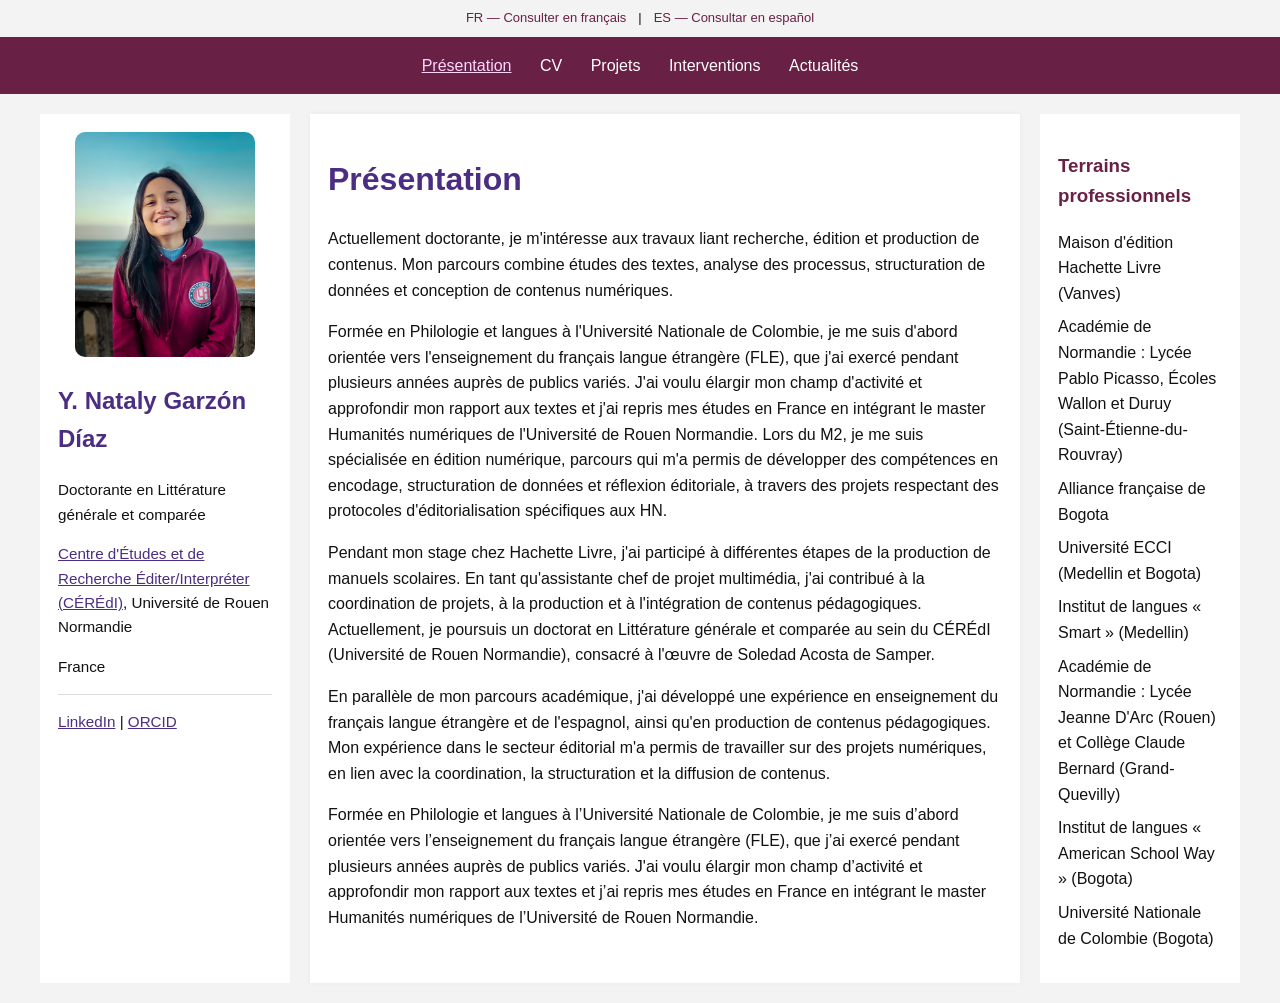
<file: index.html>
<!DOCTYPE html>
<html lang="fr">
<head>
<meta charset="UTF-8">
<meta name="viewport" content="width=device-width, initial-scale=1.0">
  <title>Présentation – Y. Nataly Garzón Díaz</title>
<link rel="stylesheet" href="style.css">
</head>
  
<body>
<header>
  <div class="lang-switch">
  <a href="/index.html">FR — Consulter en français</a> |
  <a href="/es/index.html">ES — Consultar en español</a>
  </div>
  
<!-- Menu ok para copiar -->
<nav class="top-menu">
  <a href="index.html" class="active">Présentation</a>
  <a href="cv.html">CV</a>
  <a href="recherche.html">Projets</a>
  <a href="interventions.html">Interventions</a>
  <a href="actualites.html">Actualités</a>
</nav>
</header>
  
<div class="container">

<!-- COLONNE GAUCHE -->
<aside class="left">
  <img src="profil.png" alt="photo_de_profil" class="profile-pic">

  <h2>Y. Nataly Garzón Díaz</h2>
  <p>Doctorante en Littérature générale et comparée</p>
  <p><a href="https://ceredi.hypotheses.org/">Centre d'Études et de Recherche Éditer/Interpréter (CÉRÉdI)</a>, Université de Rouen Normandie</p>
  <p>France</p>

  <hr>

  <p><a href="https://www.linkedin.com/in/nataly-garzon-diaz/">LinkedIn</a> | <a href="https://orcid.org/0009-0001-9299-6305">ORCID</a></p>
</aside>

<!-- Mon contenu hierarchisé -->
<main class="content">

<h1>Présentation</h1>

<!-- Introduction ou phrase d'accroche -->
<section id="intro">
  <p>Actuellement doctorante, je m'intéresse aux travaux liant recherche, édition et production de contenus. Mon parcours combine études des textes, analyse des processus, structuration de données et conception de contenus numériques.
  <p>
  <p>Formée en Philologie et langues à l'Université Nationale de Colombie, je me suis d'abord orientée vers l'enseignement du français langue étrangère (FLE), que j'ai exercé pendant plusieurs années auprès de publics variés. J'ai voulu élargir mon champ d'activité et approfondir mon rapport aux textes et j'ai repris mes études en France en intégrant le master Humanités numériques de l'Université de Rouen Normandie. Lors du M2, je me suis spécialisée en édition numérique, parcours qui m'a permis de développer des compétences en encodage, structuration de données et réflexion éditoriale, à travers des projets respectant des protocoles d'éditorialisation spécifiques aux HN.
  </p>
  <p>Pendant mon stage chez Hachette Livre, j'ai participé à différentes étapes de la production de manuels scolaires. En tant qu'assistante chef de projet multimédia, j'ai contribué à la coordination de projets, à la production et à l'intégration de contenus pédagogiques. Actuellement, je poursuis un doctorat en Littérature générale et comparée au sein du CÉRÉdI (Université de Rouen Normandie), consacré à l'œuvre de Soledad Acosta de Samper.
  <p>En parallèle de mon parcours académique, j'ai développé une expérience en enseignement du français langue étrangère et de l'espagnol, ainsi qu'en production de contenus pédagogiques. Mon expérience dans le secteur éditorial m'a permis de travailler sur des projets numériques, en lien avec la coordination, la structuration et la diffusion de contenus.<p>Formée en Philologie et langues à l’Université Nationale de Colombie, je me suis d’abord orientée vers l’enseignement du français langue étrangère (FLE), que j’ai exercé pendant plusieurs années auprès de publics variés. J'ai voulu élargir mon champ d’activité et approfondir mon rapport aux textes et j’ai repris mes études en France en intégrant le master Humanités numériques de l’Université de Rouen Normandie.
  </p>
</section>

</main>

<!-- MENU DROIT -->
<aside class="right" id="terrain">
<h3>Terrains professionnels</h3>
<ul>
  <li>Maison d'édition Hachette Livre (Vanves)</li>
  <li>Académie de Normandie : Lycée Pablo Picasso, Écoles Wallon et Duruy (Saint-Étienne-du-Rouvray)</li>
  <li>Alliance française de Bogota</li>
  <li>Université ECCI (Medellin et Bogota)</li>
  <li>Institut de langues « Smart » (Medellin)</li>
  <li>Académie de Normandie : Lycée Jeanne D'Arc (Rouen) et Collège Claude Bernard (Grand-Quevilly)</li>
  <li>Institut de langues « American School Way » (Bogota)</li>
  <li>Université Nationale de Colombie (Bogota)</li>
</ul>
</aside>

</div>

</body>
</html>
</file>
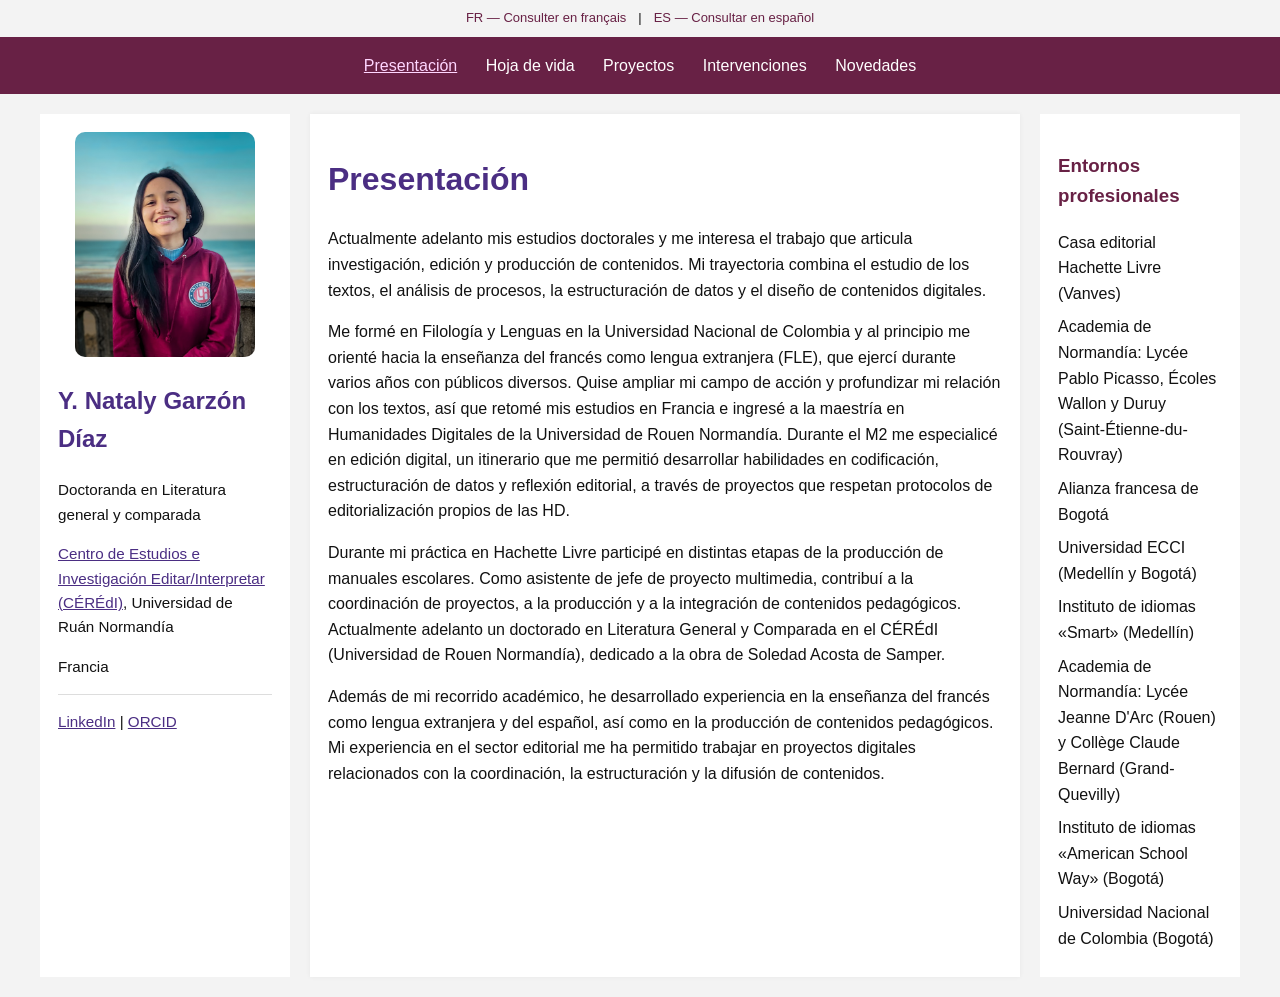
<file: es/index.html>
<!DOCTYPE html>
<html lang="es">
<head>
<meta charset="UTF-8">
<meta name="viewport" content="width=device-width, initial-scale=1.0">
<title>Presentación – Y. Nataly Garzón Díaz</title>
<link rel="stylesheet" href="../style.css">
</head>
  
<body>
<header>
  <div class="lang-switch">
  <a href="/index.html">FR — Consulter en français</a> |
  <a href="/es/index.html">ES — Consultar en español</a>
  </div>
  
<!-- Menu ok para copiar -->
<nav class="top-menu">
  <a href="index.html" class="active">Presentación</a>
  <a href="cv.html">Hoja de vida</a>
  <a href="recherche.html">Proyectos</a>
  <a href="interventions.html">Intervenciones</a>
  <a href="actualites.html">Novedades</a>
</nav>
</header>
  
<div class="container">

<!-- COLONNE GAUCHE -->
<aside class="left">
  <img src="../profil.png" alt="foto_de_perfil" class="profile-pic">

  <h2>Y. Nataly Garzón Díaz</h2>
  <p>Doctoranda en Literatura general y comparada</p>
  <p><a href="https://ceredi.hypotheses.org/">Centro de Estudios e Investigación Editar/Interpretar (CÉRÉdI)</a>, Universidad de Ruán Normandía</p>
  <p>Francia</p>

  <hr>

  <p><a href="https://www.linkedin.com/in/nataly-garzon-diaz/">LinkedIn</a> | <a href="https://orcid.org/0009-0001-9299-6305">ORCID</a></p>
</aside>

<!-- Mon contenu hierarchisé -->
<main class="content">

<h1>Presentación</h1>

<section id="intro">
<p>
Actualmente adelanto mis estudios doctorales y me interesa el trabajo que articula investigación, edición y producción de contenidos. Mi trayectoria combina el estudio de los textos, el análisis de procesos, la estructuración de datos y el diseño de contenidos digitales.  
</p>
<p>
Me formé en Filología y Lenguas en la Universidad Nacional de Colombia y al principio me orienté hacia la enseñanza del francés como lengua extranjera (FLE), que ejercí durante varios años con públicos diversos. Quise ampliar mi campo de acción y profundizar mi relación con los textos, así que retomé mis estudios en Francia e ingresé a la maestría en Humanidades Digitales de la Universidad de Rouen Normandía. Durante el M2 me especialicé en edición digital, un itinerario que me permitió desarrollar habilidades en codificación, estructuración de datos y reflexión editorial, a través de proyectos que respetan protocolos de editorialización propios de las HD.  
</p>
<p>
Durante mi práctica en Hachette Livre participé en distintas etapas de la producción de manuales escolares. Como asistente de jefe de proyecto multimedia, contribuí a la coordinación de proyectos, a la producción y a la integración de contenidos pedagógicos. Actualmente adelanto un doctorado en Literatura General y Comparada en el CÉRÉdI (Universidad de Rouen Normandía), dedicado a la obra de Soledad Acosta de Samper.  
</p>
<p>
Además de mi recorrido académico, he desarrollado experiencia en la enseñanza del francés como lengua extranjera y del español, así como en la producción de contenidos pedagógicos. Mi experiencia en el sector editorial me ha permitido trabajar en proyectos digitales relacionados con la coordinación, la estructuración y la difusión de contenidos.  
</p>
</section>

</main>

<!-- MENU DROIT -->
<aside class="right">
<h3>Entornos profesionales</h3>
<ul>
  <li>Casa editorial Hachette Livre (Vanves)</li>
  <li>Academia de Normandía: Lycée Pablo Picasso, Écoles Wallon y Duruy (Saint-Étienne-du-Rouvray)</li>
  <li>Alianza francesa de Bogotá</li>
  <li>Universidad ECCI (Medellín y Bogotá)</li>
  <li>Instituto de idiomas «Smart» (Medellín)</li>
  <li>Academia de Normandía: Lycée Jeanne D'Arc (Rouen) y Collège Claude Bernard (Grand-Quevilly)</li>
  <li>Instituto de idiomas «American School Way» (Bogotá)</li>
  <li>Universidad Nacional de Colombia (Bogotá)</li>
</ul>
</aside>

</div>

</body>
</html>
</file>
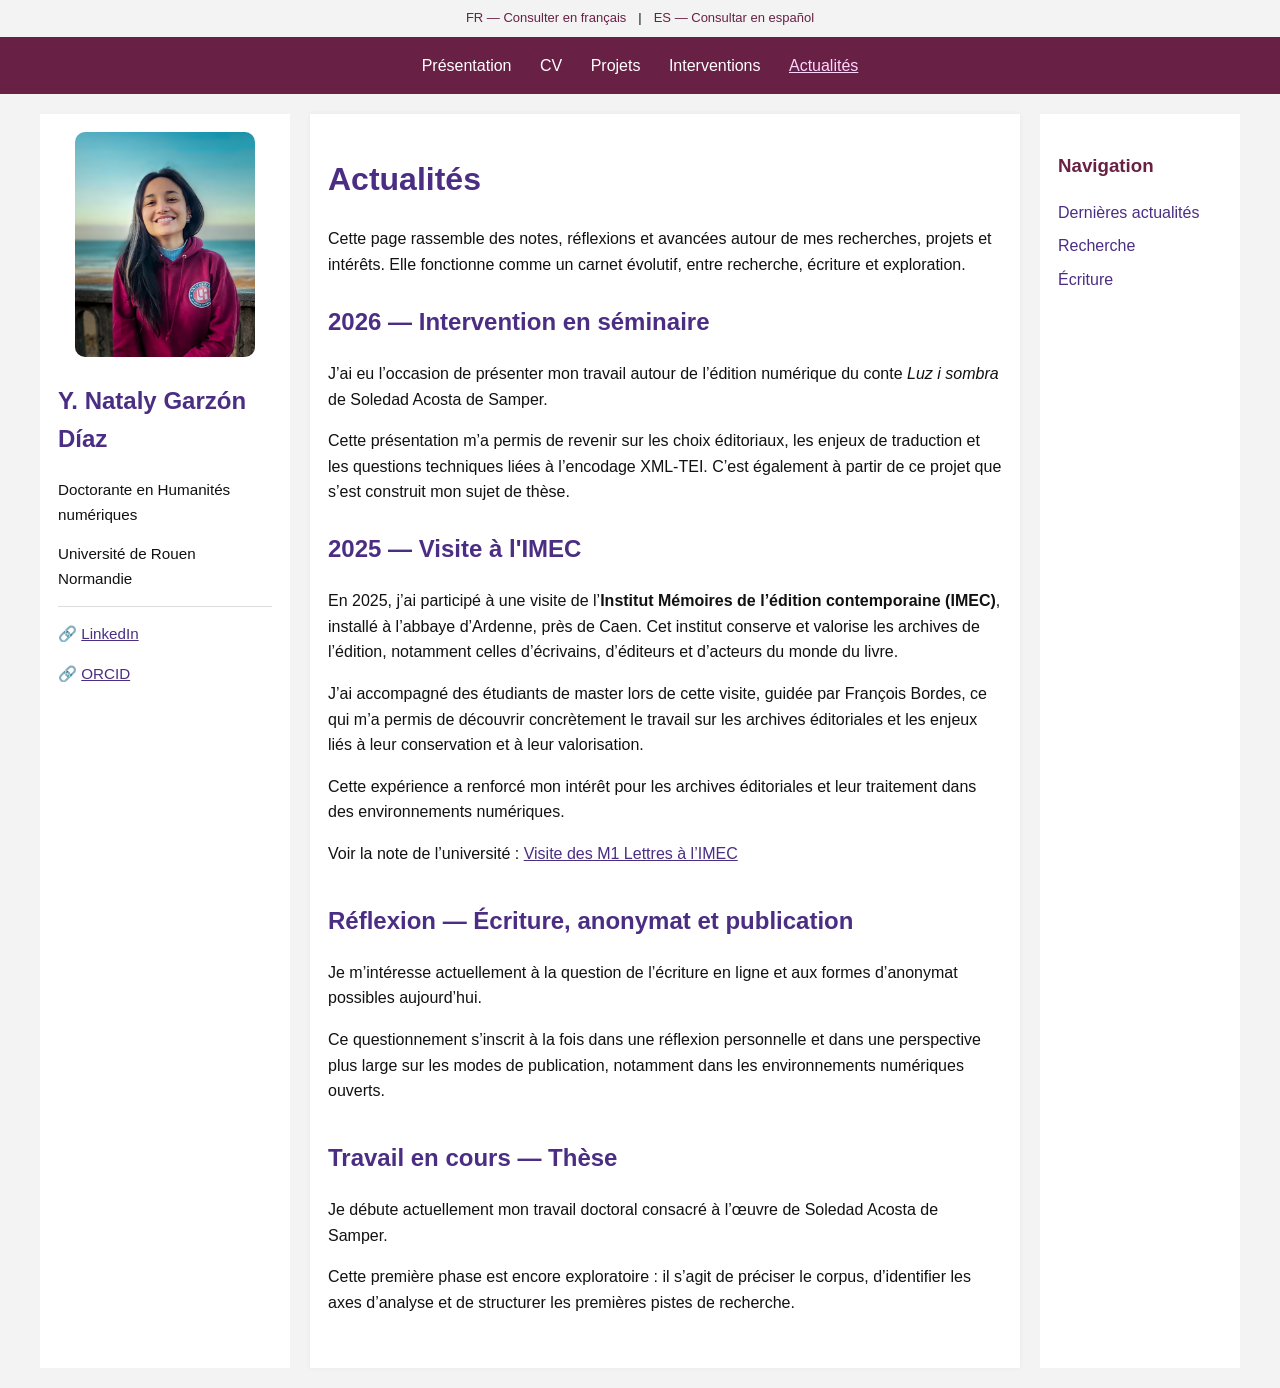
<file: actualites.html>
<!DOCTYPE html>
<html lang="fr">
<head>
<meta charset="UTF-8">
<meta name="viewport" content="width=device-width, initial-scale=1.0">
<title>Actualités – Y. Nataly Garzón Díaz</title>
<link rel="stylesheet" href="style.css">
</head>

<body>
<header>
  <div class="lang-switch">
  <a href="/actualites.html">FR — Consulter en français</a> |
  <a href="/es/actualites.html">ES — Consultar en español</a>
  </div>
  
<!-- Menu ok para copiar -->
<nav class="top-menu">
  <a href="index.html">Présentation</a>
  <a href="cv.html">CV</a>
  <a href="recherche.html">Projets</a>
  <a href="interventions.html">Interventions</a>
  <a href="actualites.html" class="active">Actualités</a>
</nav>
</header>

<div class="container">

<!-- COLONNE GAUCHE -->
<aside class="left">
  <img src="profil.png" alt="photo_de_profil" class="profile-pic">

  <h2>Y. Nataly Garzón Díaz</h2>
  <p>Doctorante en Humanités numériques</p>
  <p>Université de Rouen Normandie</p>

  <hr>

  <p>🔗 <a href="https://www.linkedin.com/in/nataly-garzon-diaz/">LinkedIn</a></p>
  <p>🔗 <a href="https://orcid.org/0009-0001-9299-6305">ORCID</a></p>
</aside>

<!-- CONTENU -->
<main class="content">

<h1>Actualités</h1>

<p>
Cette page rassemble des notes, réflexions et avancées autour de mes recherches, projets et intérêts.  
Elle fonctionne comme un carnet évolutif, entre recherche, écriture et exploration.
</p>

<!-- 1 Article -->
<section>
<h2>2026 — Intervention en séminaire</h2>

<p>
J’ai eu l’occasion de présenter mon travail autour de l’édition numérique du conte <em>Luz i sombra</em> de Soledad Acosta de Samper.
</p>

<p>
Cette présentation m’a permis de revenir sur les choix éditoriaux, les enjeux de traduction et les questions techniques liées à l’encodage XML-TEI. 
C’est également à partir de ce projet que s’est construit mon sujet de thèse.
</p>

  <!-- 2 ARTICLE -->
<section>
<h2>2025 — Visite à l'IMEC</h2>


<p>
En 2025, j’ai participé à une visite de l’<strong>Institut Mémoires de l’édition contemporaine (IMEC)</strong>, installé à l’abbaye d’Ardenne, près de Caen.
Cet institut conserve et valorise les archives de l’édition, notamment celles d’écrivains, d’éditeurs et d’acteurs du monde du livre.</p>

<p>
J’ai accompagné des étudiants de master lors de cette visite, guidée par François Bordes, ce qui m’a permis de découvrir concrètement le travail sur les archives éditoriales et les enjeux liés à leur conservation et à leur valorisation.
</p>
  <p>
Cette expérience a renforcé mon intérêt pour les archives éditoriales et leur traitement dans des environnements numériques.
</p>

<p>Voir la note de l’université : <a href="https://lettresmodernes.univ-rouen.fr/visite-des-m1-lettres-a-limec/" target="_blank">
Visite des M1 Lettres à l’IMEC</a>
</p>

</section>
</p>

</section>

<!-- 3 ARTICLE -->
<section>
<h2>Réflexion — Écriture, anonymat et publication</h2>

<p>
Je m’intéresse actuellement à la question de l’écriture en ligne et aux formes d’anonymat possibles aujourd’hui.
</p>

<p>
Ce questionnement s’inscrit à la fois dans une réflexion personnelle et dans une perspective plus large sur les modes de publication, notamment dans les environnements numériques ouverts.
</p>
</section>

<!-- 4 ARTICLE -->
<section>
<h2>Travail en cours — Thèse</h2>

<p>
Je débute actuellement mon travail doctoral consacré à l’œuvre de Soledad Acosta de Samper.
</p>

<p>
Cette première phase est encore exploratoire : il s’agit de préciser le corpus, d’identifier les axes d’analyse et de structurer les premières pistes de recherche.
</p>
</section>

</main>

<!-- MENU DROIT -->
<aside class="right">
<h3>Navigation</h3>
<ul>
  <li><a href="#">Dernières actualités</a></li>
  <li><a href="#">Recherche</a></li>
  <li><a href="#">Écriture</a></li>
</ul>
</aside>

</div>

</body>
</html>
</file>
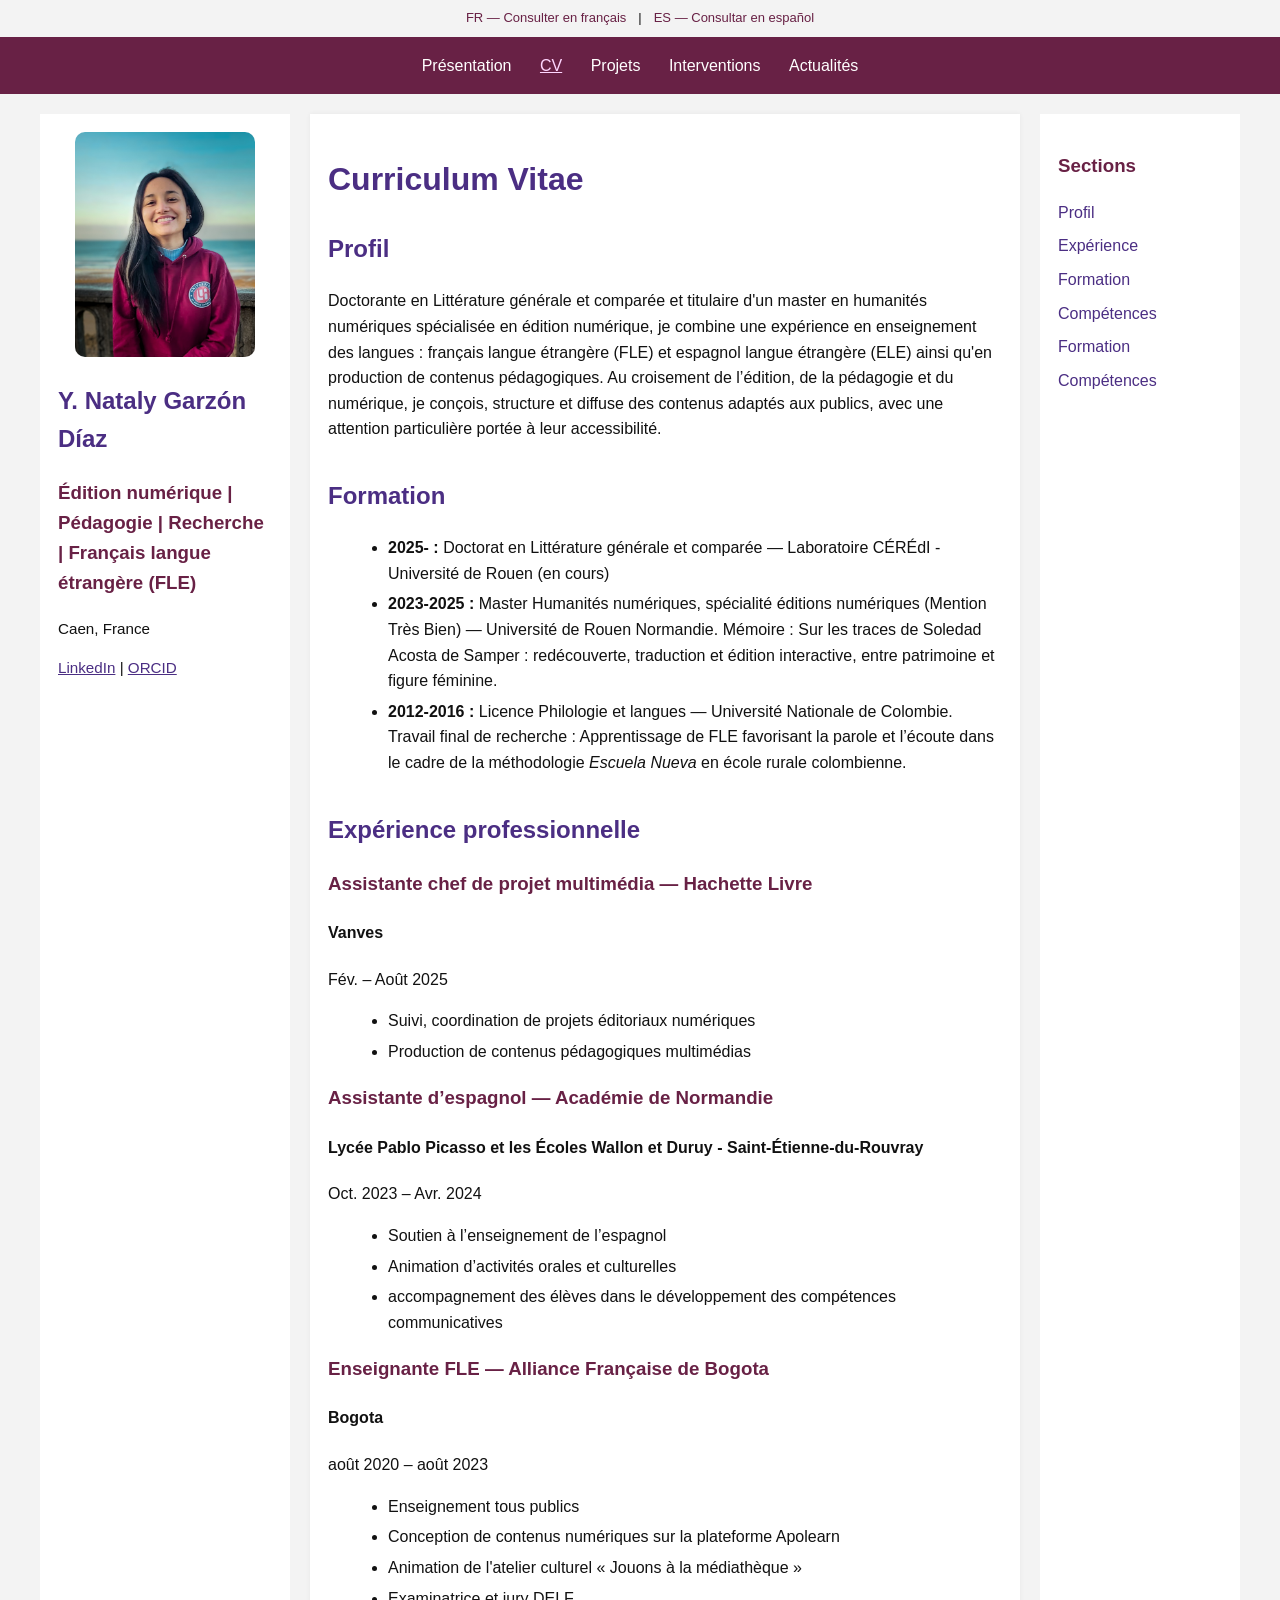
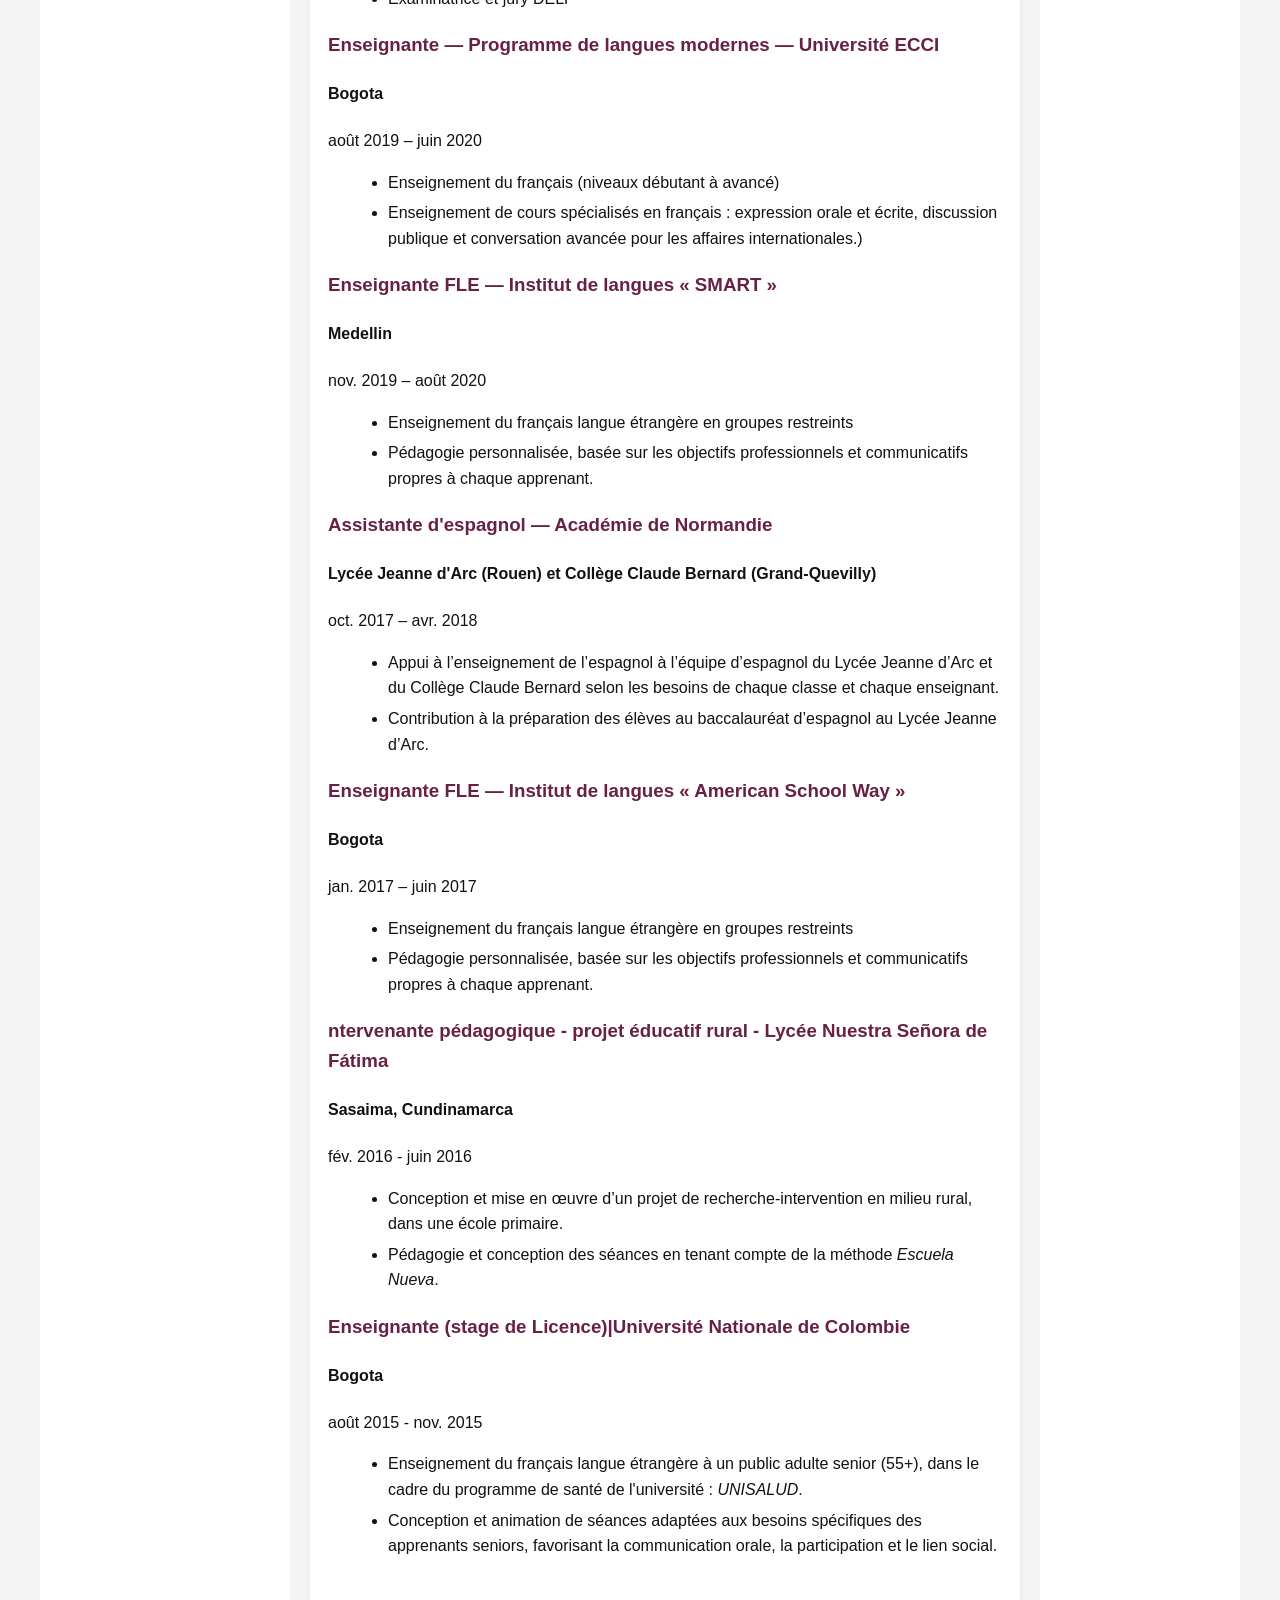
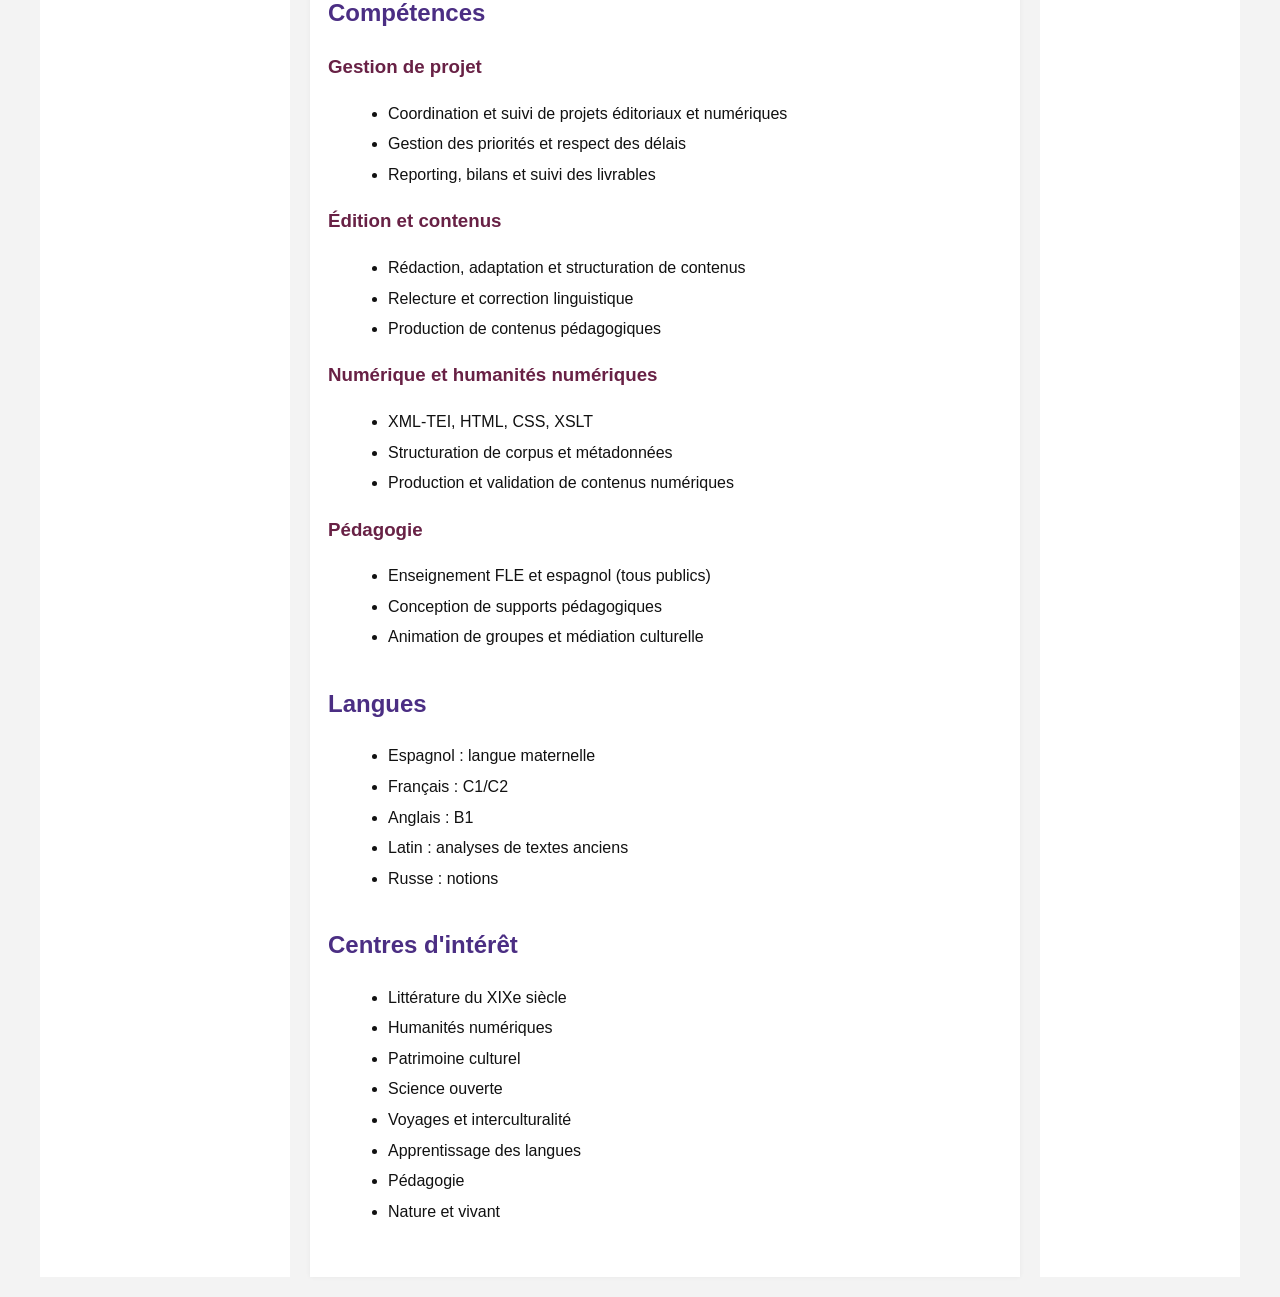
<file: cv.html>
<!DOCTYPE html>
<html lang="fr">
<head>
<meta charset="UTF-8">
<meta name="viewport" content="width=device-width, initial-scale=1.0">
  <title>CV – Y. Nataly Garzón Díaz</title>
<link rel="stylesheet" href="style.css">
</head>
  
<body>
<header>
  <div class="lang-switch">
  <a href="/cv.html">FR — Consulter en français</a> |
  <a href="/es/cv.html">ES — Consultar en español</a>
  </div>
  
<!-- Menu ok para copiar -->
<nav class="top-menu">
  <a href="index.html">Présentation</a>
  <a href="cv.html" class="active">CV</a>
  <a href="recherche.html">Projets</a>
  <a href="interventions.html">Interventions</a>
  <a href="actualites.html">Actualités</a>
</nav>
</header>

  <div class="container">
    
   <!-- COLONNE GAUCHE -->
  <aside class="left">
    <img src="profil.png" alt="photo_de_profil" class="profile-pic">

    <h2>Y. Nataly Garzón Díaz</h2>
    <h3>Édition numérique | Pédagogie | Recherche | Français langue étrangère (FLE)</h3>
    <p>Caen, France</p>
    <p><a href="https://www.linkedin.com/in/nataly-garzon-diaz/">LinkedIn</a> | <a href="https://orcid.org/0009-0001-9299-6305">ORCID</a></p>
  </aside>

 <!-- CONTENU CENTRAL -->
  <main class="content">

    <h1>Curriculum Vitae</h1>

    <section id="profil">
    <h2>Profil</h2>
    <p>Doctorante en Littérature générale et comparée et titulaire d'un master en humanités numériques spécialisée en édition numérique, je combine une expérience en enseignement des langues : français langue étrangère (FLE) et espagnol langue étrangère (ELE) ainsi qu'en production de contenus pédagogiques.  
Au croisement de l’édition, de la pédagogie et du numérique, je conçois, structure et diffuse des contenus adaptés aux publics, avec une attention particulière portée à leur accessibilité.</p>
  
  </section>

    <section id="formation">
    <h2>Formation</h2>
    <ul>
      <li><b>2025-     :</b> Doctorat en Littérature générale et comparée — Laboratoire CÉRÉdI - Université de Rouen (en cours)</li>
      <li><b>2023-2025 :</b> Master Humanités numériques, spécialité éditions numériques (Mention Très Bien) — Université de Rouen Normandie. Mémoire : Sur les traces de Soledad Acosta de Samper : redécouverte,
traduction et édition interactive, entre patrimoine et figure féminine.</li>
      <li><b>2012-2016 :</b> Licence Philologie et langues — Université Nationale de Colombie. Travail final de recherche : Apprentissage de FLE favorisant la parole et l’écoute dans le cadre de la méthodologie <i>Escuela Nueva</i> en école rurale colombienne.</li>
    </ul>
  </section>
    
    <section id="experience">
    <h2>Expérience professionnelle</h2>

    <h3>Assistante chef de projet multimédia — Hachette Livre</h3>
    <h4>Vanves</h4>
      <p>Fév. – Août 2025</p>
    <ul>
      <li>Suivi, coordination de projets éditoriaux numériques</li>
      <li>Production de contenus pédagogiques multimédias</li>
    </ul>

    <h3>Assistante d’espagnol — Académie de Normandie</h3>
      <h4>Lycée Pablo Picasso et les Écoles Wallon et Duruy - Saint-Étienne-du-Rouvray</h4>
    <p>Oct. 2023 – Avr. 2024</p>
    <ul>
      <li>Soutien à l’enseignement de l’espagnol</li>
      <li>Animation d’activités orales et culturelles</li>
      <li>accompagnement des élèves dans le développement des compétences communicatives</li>
    </ul>

    <h3>Enseignante FLE — Alliance Française de Bogota</h3>
    <h4>Bogota</h4><p>août 2020 – août 2023</p>
    <ul>
      <li>Enseignement tous publics</li>
      <li>Conception de contenus numériques sur la plateforme Apolearn</li>
      <li>Animation de l'atelier culturel « Jouons à la médiathèque »</li>
      <li>Examinatrice et jury DELF</li>
    </ul>

    <h3>Enseignante — Programme de langues modernes — Université ECCI</h3>
    <h4>Bogota</h4><p>août 2019 – juin 2020</p>
    <ul>
      <li>Enseignement du français (niveaux débutant à avancé)</li>
      <li> Enseignement de cours spécialisés en français : expression orale et écrite, discussion publique et conversation avancée pour les affaires
internationales.)</li>
    </ul>

     <h3>Enseignante FLE — Institut de langues « SMART »</h3>
      <h4>Medellin</h4>
    <p>nov. 2019 – août 2020</p>
    <ul>
      <li>Enseignement du français langue étrangère en groupes restreints</li>
      <li>Pédagogie personnalisée, basée sur les objectifs professionnels et communicatifs propres à
chaque apprenant.</li>
      </ul> 

       <h3>Assistante d'espagnol — Académie de Normandie</h3>
      <h4>Lycée Jeanne d'Arc (Rouen) et Collège Claude Bernard (Grand-Quevilly)</h4>
    <p>oct. 2017 – avr. 2018</p>
    <ul>
      <li>Appui à l’enseignement de l’espagnol à l’équipe d’espagnol du Lycée Jeanne d’Arc et
du Collège Claude Bernard selon les besoins de chaque classe et chaque enseignant.</li>
<li>Contribution à la préparation des élèves au baccalauréat d’espagnol au Lycée Jeanne
d’Arc.</li>
      </ul>

      <h3>Enseignante FLE — Institut de langues « American School Way » </h3>
      <h4>Bogota</h4>
    <p>jan. 2017 – juin 2017</p>
    <ul>
      <li>Enseignement du français langue étrangère en groupes restreints</li>
      <li>Pédagogie personnalisée, basée sur les objectifs professionnels et communicatifs propres à
chaque apprenant.</li>
      </ul>

     <h3>ntervenante pédagogique - projet éducatif rural - Lycée Nuestra Señora de Fátima</h3>
      <h4>Sasaima, Cundinamarca</h4>
    <p>fév. 2016 - juin 2016</p>
    <ul>
      <li>Conception et mise en œuvre d’un projet de recherche-intervention en milieu rural,
dans une école primaire.</li>
      <li>Pédagogie et conception des séances en tenant compte de la méthode <i>Escuela Nueva</i>.</li>
      </ul>

      <h3>Enseignante (stage de Licence)|Université Nationale de Colombie</h3>
      <h4>Bogota</h4>
    <p>août 2015 - nov. 2015</p>
    <ul>
      <li>Enseignement du français langue étrangère à un public adulte senior (55+), dans le
cadre du programme de santé de l'université : <i>UNISALUD</i>.
        <li>Conception et animation de séances adaptées aux
besoins spécifiques des apprenants seniors, favorisant la communication orale, la
participation et le lien social.</li>
      
      </ul>
      
  </section>

    
  <section id="competences">
    <h2>Compétences</h2>

    <h3>Gestion de projet</h3>
    <ul>
      <li>Coordination et suivi de projets éditoriaux et numériques</li>
      <li>Gestion des priorités et respect des délais</li>
      <li>Reporting, bilans et suivi des livrables</li>
    </ul>

    <h3>Édition et contenus</h3>
    <ul>
      <li>Rédaction, adaptation et structuration de contenus</li>
      <li>Relecture et correction linguistique</li>
      <li>Production de contenus pédagogiques</li>
    </ul>

    <h3>Numérique et humanités numériques</h3>
    <ul>
      <li>XML-TEI, HTML, CSS, XSLT</li>
      <li>Structuration de corpus et métadonnées</li>
      <li>Production et validation de contenus numériques</li>
    </ul>

    <h3>Pédagogie</h3>
    <ul>
      <li>Enseignement FLE et espagnol (tous publics)</li>
      <li>Conception de supports pédagogiques</li>
      <li>Animation de groupes et médiation culturelle</li>
    </ul>

  </section>

  <section id="langues">
    <h2>Langues</h2>
    <ul>
      <li>Espagnol : langue maternelle</li>
      <li>Français : C1/C2</li>
      <li>Anglais : B1</li>
      <li>Latin : analyses de textes anciens</li>
      <li>Russe : notions</li>
    </ul>
  </section>

  <section id="centres">
    <h2>Centres d'intérêt</h2>
    <ul>
      <li>Littérature du XIXe siècle</li>
      <li>Humanités numériques</li>
      <li>Patrimoine culturel</li>
      <li>Science ouverte</li>
      <li>Voyages et interculturalité</li>
      <li>Apprentissage des langues</li>
      <li>Pédagogie</li>
      <li>Nature et vivant</li>
    
    </ul>
  </section>
    
</main>
    <!-- MENU DROIT -->
  <aside class="right">
    <h3>Sections</h3>
    <ul>
      <li><a href="#profil">Profil</a></li>
      <li><a href="#experience">Expérience</a></li>
      <li><a href="#formation">Formation</a></li>
      <li><a href="#competences">Compétences</a></li>
      <li><a href="#langues">Formation</a></li>
      <li><a href="#centres">Compétences</a></li> 
      
    </ul>
  </aside>
</div>
</body>
</html>
</file>
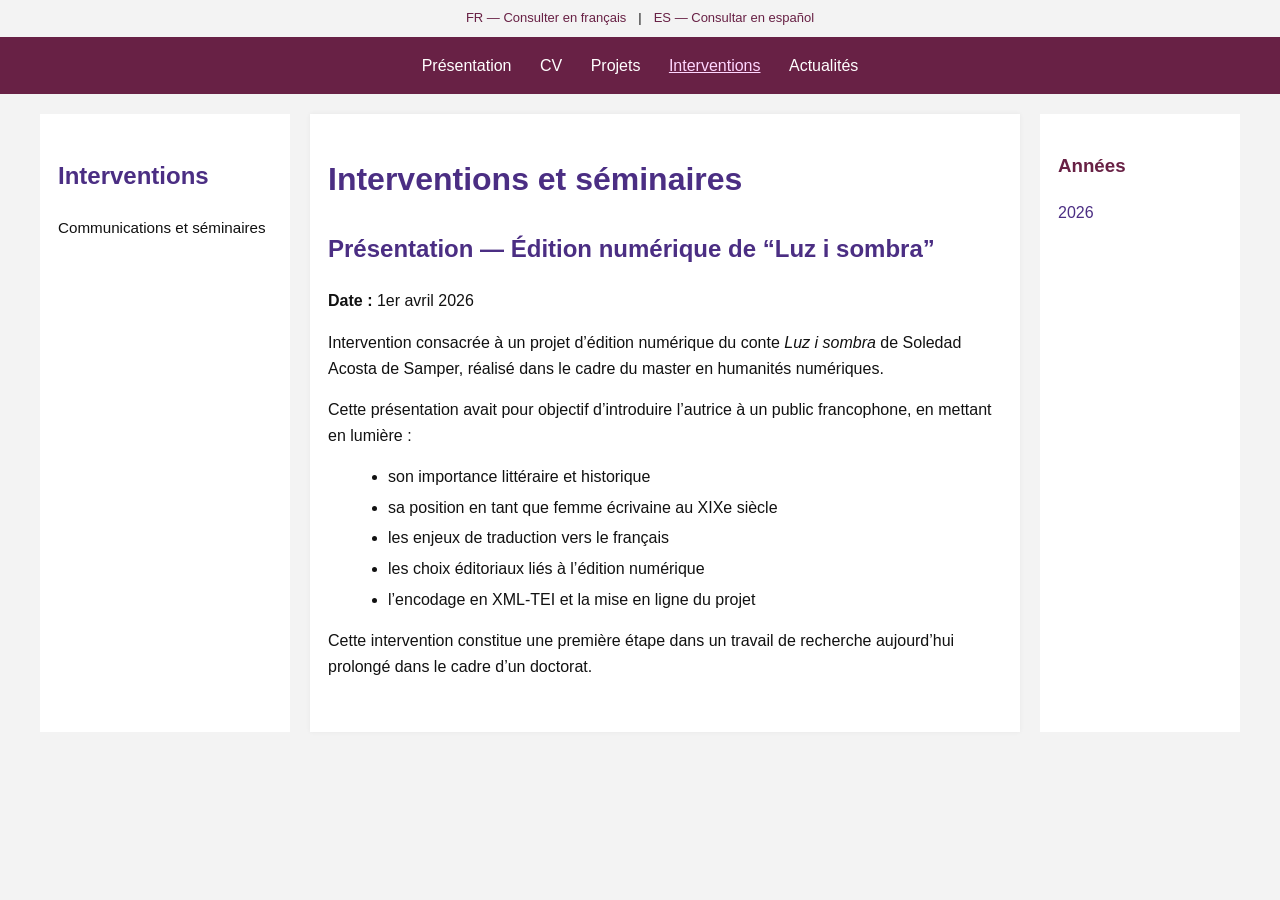
<file: interventions.html>
<!DOCTYPE html>
<html lang="fr">
<head>
<meta charset="UTF-8">
<meta name="viewport" content="width=device-width, initial-scale=1.0">
  <title>Interventions – Y. Nataly Garzón Díaz</title>
<link rel="stylesheet" href="style.css">
</head>
  
<body>
<header>
  <div class="lang-switch">
  <a href="/interventions.html">FR — Consulter en français</a> |
  <a href="/es/interventions.html">ES — Consultar en español</a>
  </div>
  
<!-- Menu ok para copiar -->
<nav class="top-menu">
  <a href="index.html">Présentation</a>
  <a href="cv.html">CV</a>
  <a href="recherche.html">Projets</a>
  <a href="interventions.html" class="active">Interventions</a>
  <a href="actualites.html">Actualités</a>
</nav>
</header>

<div class="container">

<!-- GAUCHE -->
<aside class="left">
  <h2>Interventions</h2>
  <p>Communications et séminaires</p>
</aside>

<!-- CONTENU -->
<main class="content">

<h1>Interventions et séminaires</h1>

<section id="seminaire2026">

<h2>Présentation — Édition numérique de “Luz i sombra”</h2>

<p><strong>Date :</strong> 1er avril 2026</p>

<p>
Intervention consacrée à un projet d’édition numérique du conte <em>Luz i sombra</em> de Soledad Acosta de Samper, réalisé dans le cadre du master en humanités numériques.
</p>

<p>
Cette présentation avait pour objectif d’introduire l’autrice à un public francophone, en mettant en lumière :
</p>

<ul>
<li>son importance littéraire et historique</li>
<li>sa position en tant que femme écrivaine au XIXe siècle</li>
<li>les enjeux de traduction vers le français</li>
<li>les choix éditoriaux liés à l’édition numérique</li>
<li>l’encodage en XML-TEI et la mise en ligne du projet</li>
</ul>

<p>
Cette intervention constitue une première étape dans un travail de recherche aujourd’hui prolongé dans le cadre d’un doctorat.
</p>

</section>

</main>

<!-- DROITE -->
<aside class="right">
<h3>Années</h3>
<ul>
  <li><a href="#seminaire2026">2026</a></li>
</ul>
</aside>

</div>

</body>
</html>
</file>
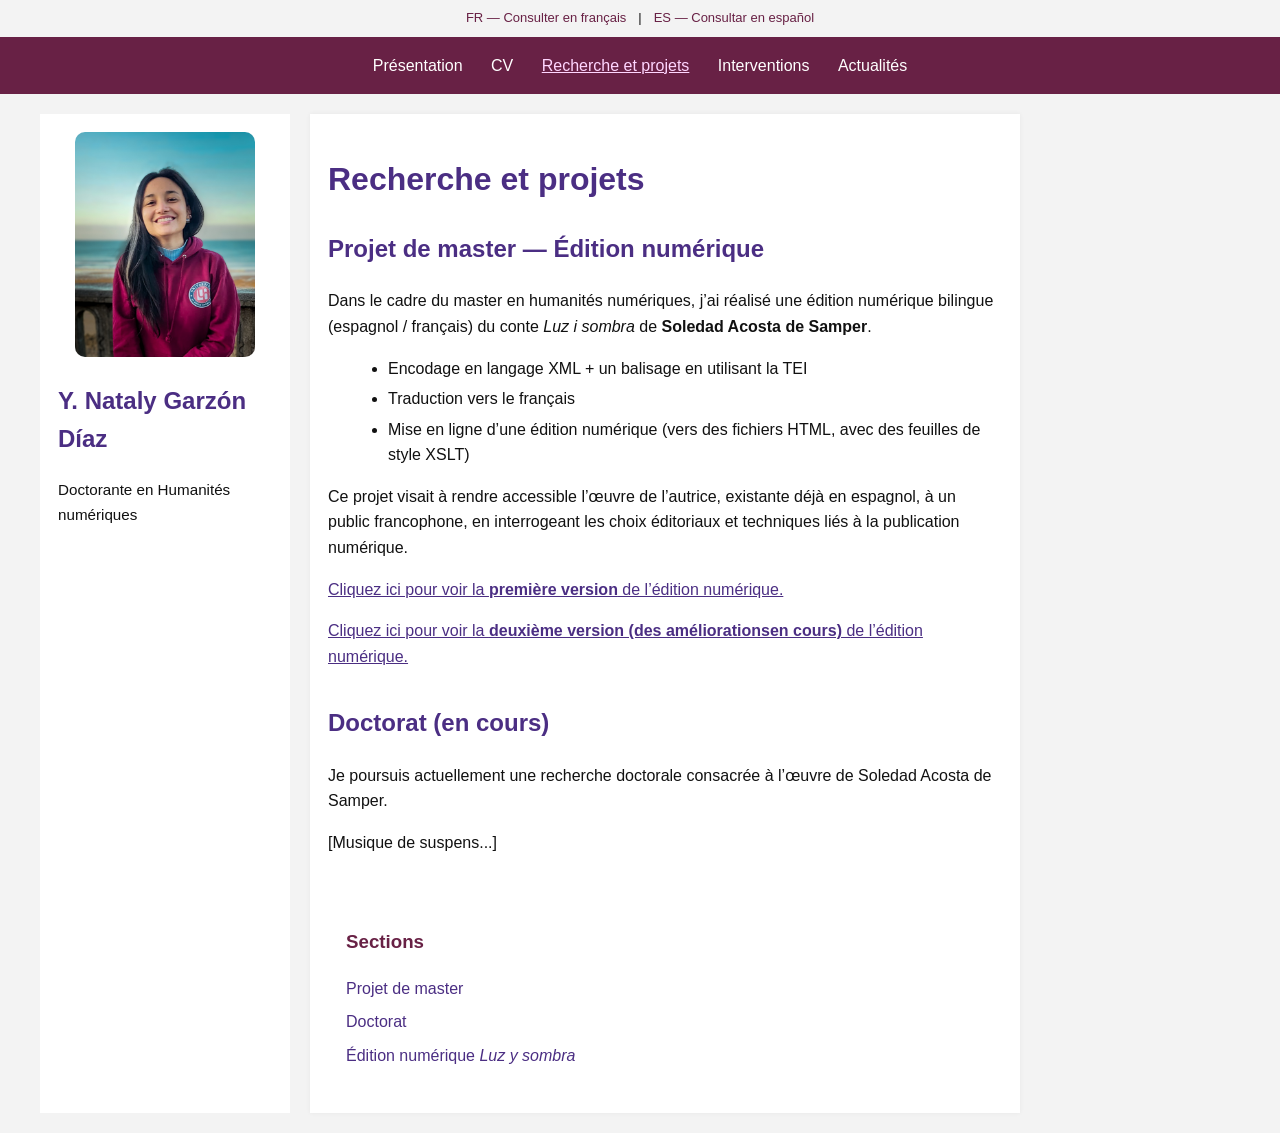
<file: recherche.html>
<!DOCTYPE html>
<html lang="fr">
<head>
<meta charset="UTF-8">
<meta name="viewport" content="width=device-width, initial-scale=1.0">
  <title>Présentation – Y. Nataly Garzón Díaz</title>
<link rel="stylesheet" href="style.css">
</head>
  
<body>
<header>
  <div class="lang-switch">
  <a href="/recherche.html">FR — Consulter en français</a> |
  <a href="/es/recherche.html">ES — Consultar en español</a>
  </div>
  
<!-- Menu ok para copiar -->
<nav class="top-menu">
  <a href="index.html">Présentation</a>
  <a href="cv.html">CV</a>
  <a href="recherche.html" class="active">Recherche et projets</a>
  <a href="interventions.html">Interventions</a>
  <a href="actualites.html">Actualités</a>
</nav>
</header>

<div class="container">

<!-- GAUCHE -->
<aside class="left">
  <img src="profil.png" alt="photo_de_profil" class="profile-pic">
  <h2>Y. Nataly Garzón Díaz</h2>
  <p>Doctorante en Humanités numériques</p>
</aside>

<!-- CONTENU -->
<main class="content">

<h1>Recherche et projets</h1>

<section id="master">
<h2>Projet de master — Édition numérique</h2>

<p>
Dans le cadre du master en humanités numériques, j’ai réalisé une édition numérique bilingue (espagnol / français) du conte <em>Luz i sombra</em> de <strong>Soledad Acosta de Samper</strong>.
</p>

<ul>
<li>Encodage en langage XML + un balisage en utilisant la TEI</li>
<li>Traduction vers le français</li>
<li>Mise en ligne d’une édition numérique (vers des fichiers HTML, avec des feuilles de style XSLT)</li>
</ul>

<p>
Ce projet visait à rendre accessible l’œuvre de l’autrice, existante déjà en espagnol, à un public francophone, en interrogeant les choix éditoriaux et techniques liés à la publication numérique.
</p>

<p>
<a href="https://melancholia.fr/publis-master-hn/?projet=edition1" target="_blank">
Cliquez ici pour voir la <strong>première version</strong> de l’édition numérique.
</a>
</p>


<p id="edicionlys">
<a href="https://ynatalygd.github.io/lys/index.html" target="_blank">
Cliquez ici pour voir la <strong>deuxième version (des améliorationsen cours)</strong> de l’édition numérique.
</a>
</p>
</section>

<section id="doctorat">
<h2>Doctorat (en cours)</h2>

<p>
Je poursuis actuellement une recherche doctorale consacrée à l’œuvre de Soledad Acosta de Samper.
</p>

<p>
[Musique de suspens...]

</p>

</section>


</section>

<!-- DROITE -->
<aside class="right">
<h3>Sections</h3>
<ul>
  <li><a href="#master">Projet de master</a></li>
  <li><a href="#doctorat">Doctorat</a></li>
  <li><a href="#edicionlys">Édition numérique <em>Luz y sombra</em></a></li>
</ul>
</aside>

</div>

</body>
</html>
</file>
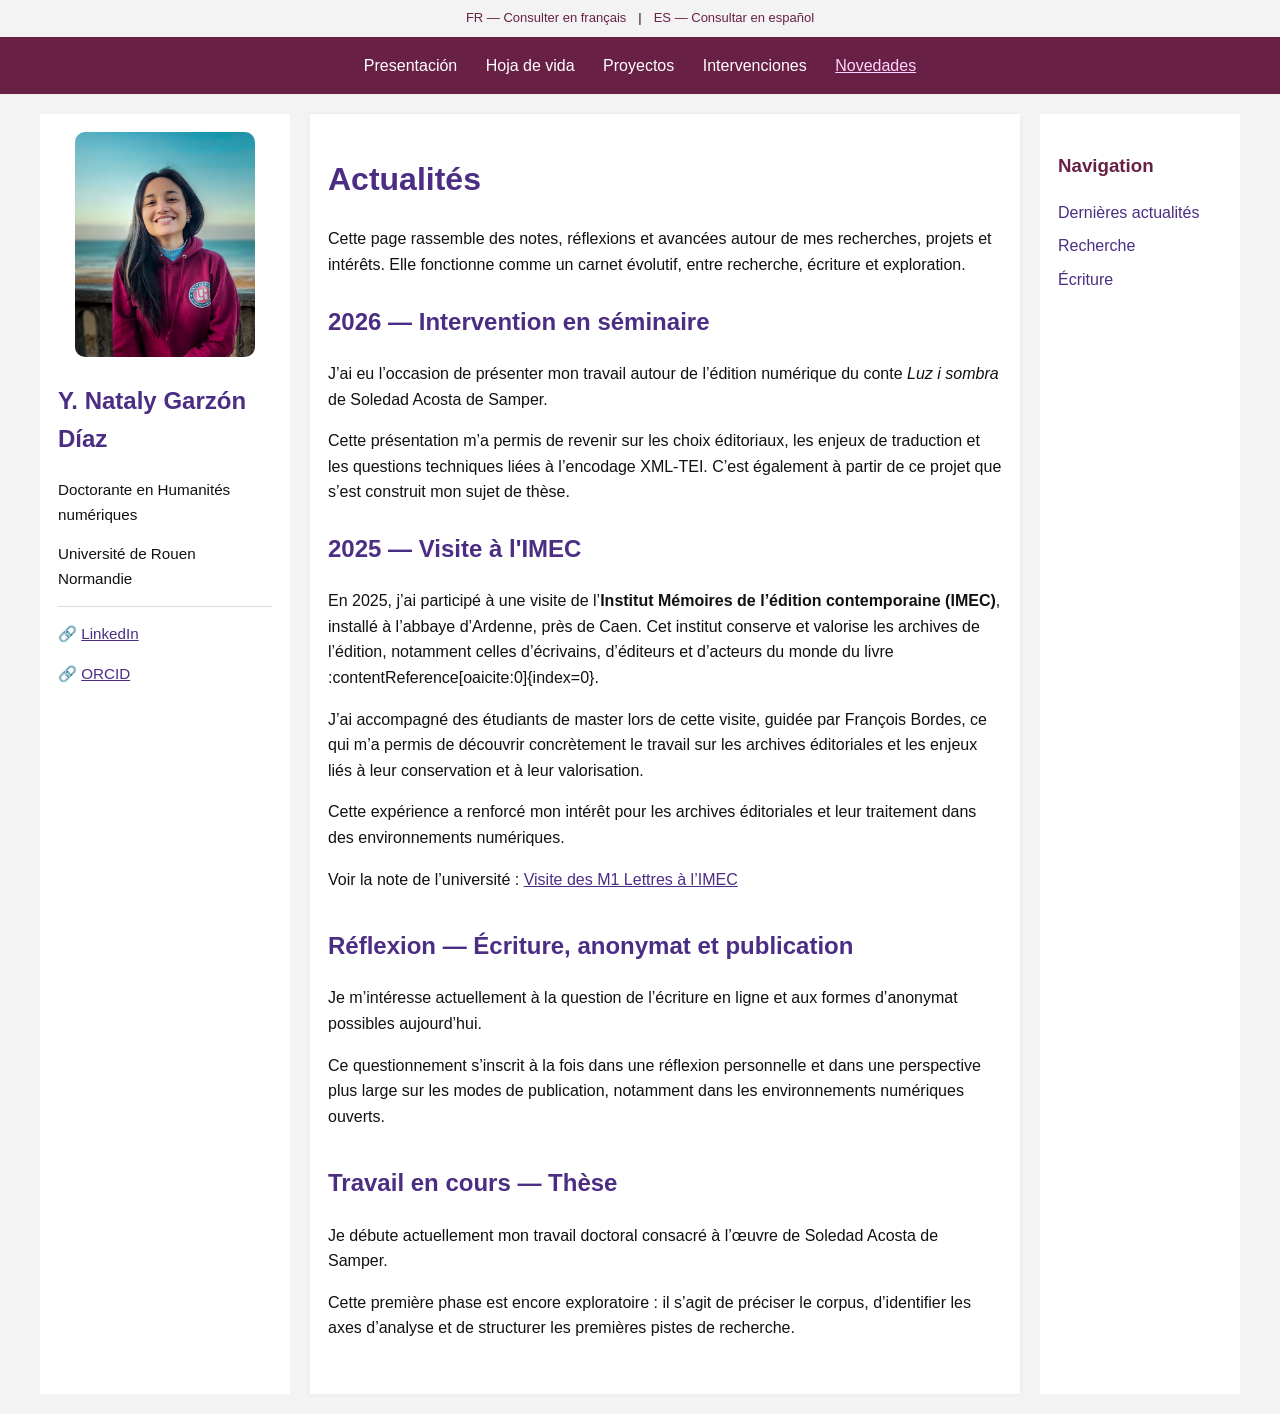
<file: es/actualites.html>
<!DOCTYPE html>
<html lang="es">
<head>
<meta charset="UTF-8">
<meta name="viewport" content="width=device-width, initial-scale=1.0">
  <title>Novedades – Y. Nataly Garzón Díaz</title>
<link rel="stylesheet" href="../style.css">
</head>
  
<body>
<header>
  <div class="lang-switch">
  <a href="/index.html">FR — Consulter en français</a> |
  <a href="/es/index.html">ES — Consultar en español</a>
  </div>
  
<!-- Menu ok para copiar -->
<nav class="top-menu">
  <a href="index.html">Presentación</a>
  <a href="cv.html">Hoja de vida</a>
  <a href="recherche.html">Proyectos</a>
  <a href="interventions.html">Intervenciones</a>
  <a href="actualites.html" class="active">Novedades</a>
</nav>
</header>

<div class="container">

<!-- COLONNE GAUCHE -->
<aside class="left">
  <img src="../profil.png" alt="photo_de_profil" class="profile-pic">

  <h2>Y. Nataly Garzón Díaz</h2>
  <p>Doctorante en Humanités numériques</p>
  <p>Université de Rouen Normandie</p>

  <hr>

  <p>🔗 <a href="https://www.linkedin.com/in/nataly-garzon-diaz/">LinkedIn</a></p>
  <p>🔗 <a href="https://orcid.org/0009-0001-9299-6305">ORCID</a></p>
</aside>

<!-- CONTENU -->
<main class="content">

<h1>Actualités</h1>

<p>
Cette page rassemble des notes, réflexions et avancées autour de mes recherches, projets et intérêts.  
Elle fonctionne comme un carnet évolutif, entre recherche, écriture et exploration.
</p>

<!-- 1 Article -->
<section>
<h2>2026 — Intervention en séminaire</h2>

<p>
J’ai eu l’occasion de présenter mon travail autour de l’édition numérique du conte <em>Luz i sombra</em> de Soledad Acosta de Samper.
</p>

<p>
Cette présentation m’a permis de revenir sur les choix éditoriaux, les enjeux de traduction et les questions techniques liées à l’encodage XML-TEI. 
C’est également à partir de ce projet que s’est construit mon sujet de thèse.
</p>

  <!-- 2 ARTICLE -->
<section>
<h2>2025 — Visite à l'IMEC</h2>


<p>
En 2025, j’ai participé à une visite de l’<strong>Institut Mémoires de l’édition contemporaine (IMEC)</strong>, installé à l’abbaye d’Ardenne, près de Caen.
Cet institut conserve et valorise les archives de l’édition, notamment celles d’écrivains, d’éditeurs et d’acteurs du monde du livre :contentReference[oaicite:0]{index=0}.
</p>

<p>
J’ai accompagné des étudiants de master lors de cette visite, guidée par François Bordes, ce qui m’a permis de découvrir concrètement le travail sur les archives éditoriales et les enjeux liés à leur conservation et à leur valorisation.
</p>
  <p>
Cette expérience a renforcé mon intérêt pour les archives éditoriales et leur traitement dans des environnements numériques.
</p>

<p>Voir la note de l’université : <a href="https://lettresmodernes.univ-rouen.fr/visite-des-m1-lettres-a-limec/" target="_blank">
Visite des M1 Lettres à l’IMEC</a>
</p>

</section>
</p>

</section>

<!-- 3 ARTICLE -->
<section>
<h2>Réflexion — Écriture, anonymat et publication</h2>

<p>
Je m’intéresse actuellement à la question de l’écriture en ligne et aux formes d’anonymat possibles aujourd’hui.
</p>

<p>
Ce questionnement s’inscrit à la fois dans une réflexion personnelle et dans une perspective plus large sur les modes de publication, notamment dans les environnements numériques ouverts.
</p>
</section>

<!-- 4 ARTICLE -->
<section>
<h2>Travail en cours — Thèse</h2>

<p>
Je débute actuellement mon travail doctoral consacré à l’œuvre de Soledad Acosta de Samper.
</p>

<p>
Cette première phase est encore exploratoire : il s’agit de préciser le corpus, d’identifier les axes d’analyse et de structurer les premières pistes de recherche.
</p>
</section>

</main>

<!-- MENU DROIT -->
<aside class="right">
<h3>Navigation</h3>
<ul>
  <li><a href="#">Dernières actualités</a></li>
  <li><a href="#">Recherche</a></li>
  <li><a href="#">Écriture</a></li>
</ul>
</aside>

</div>

</body>
</html>
</file>
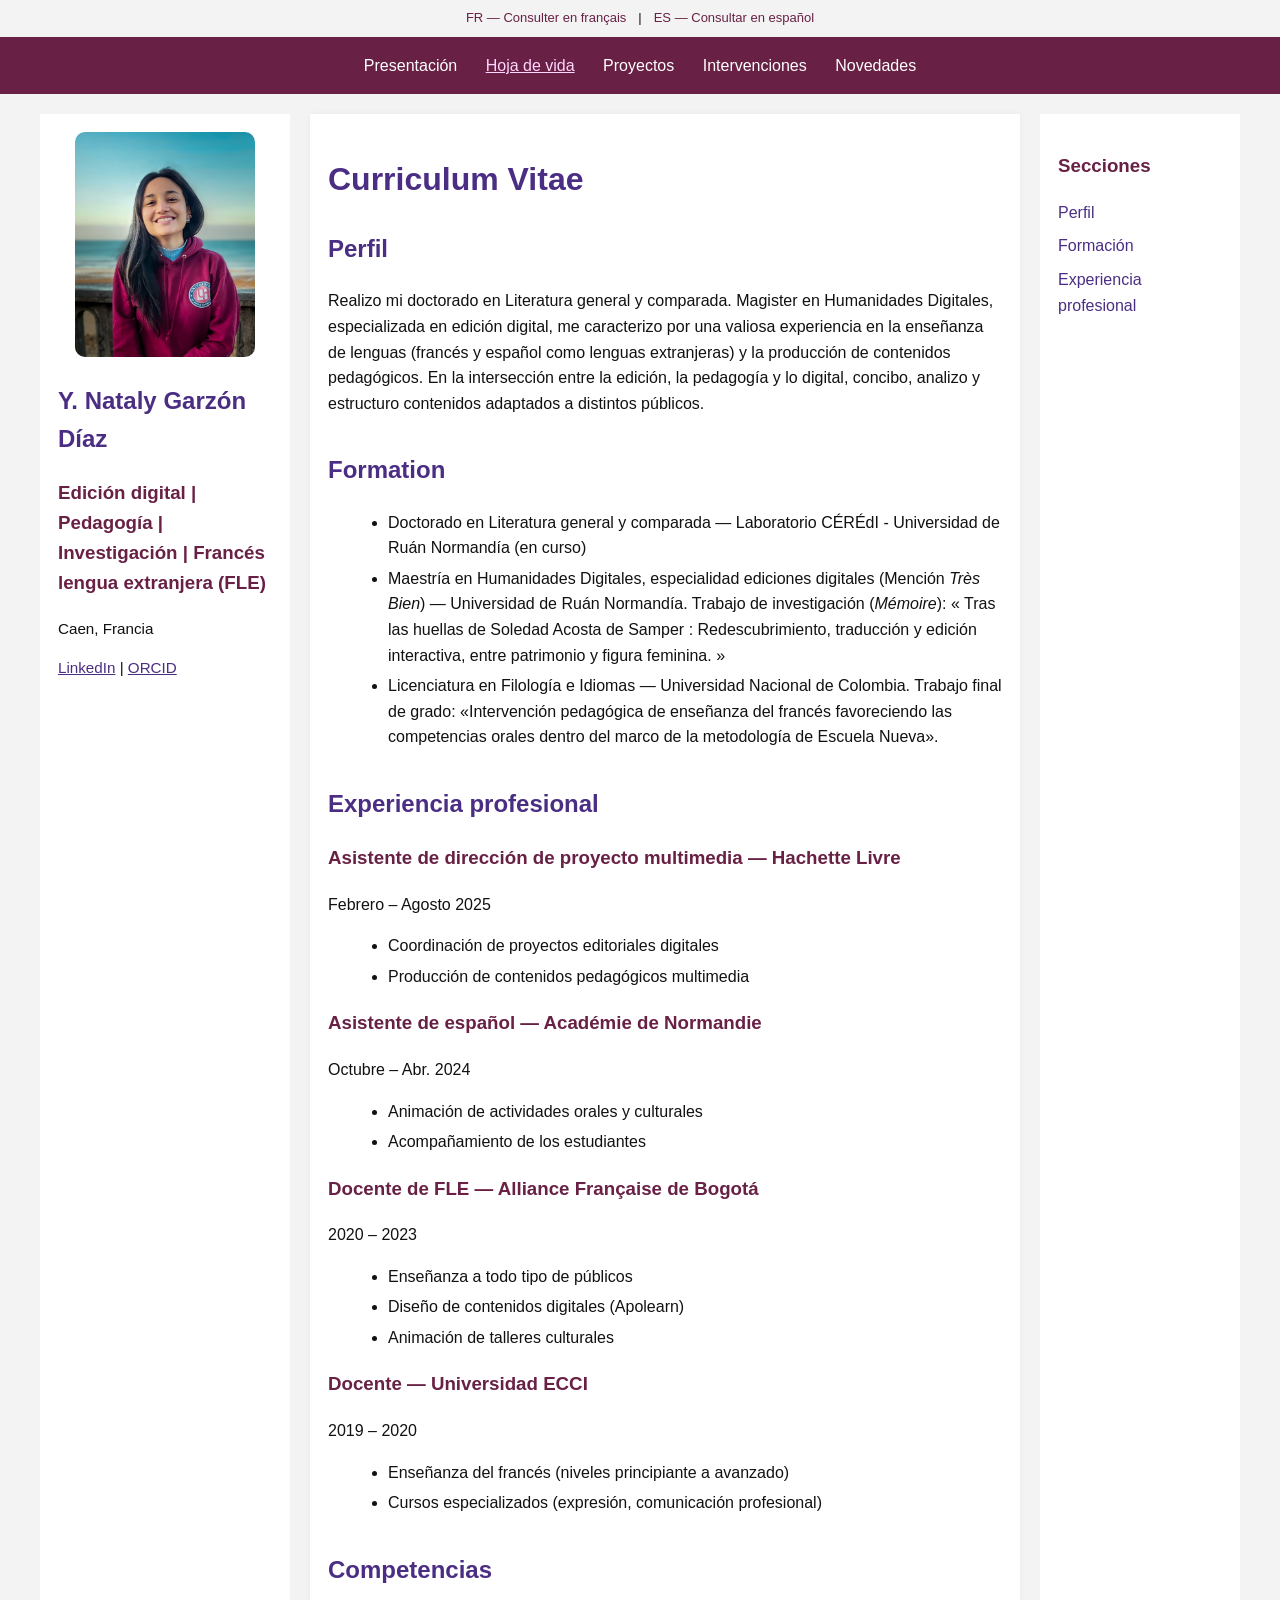
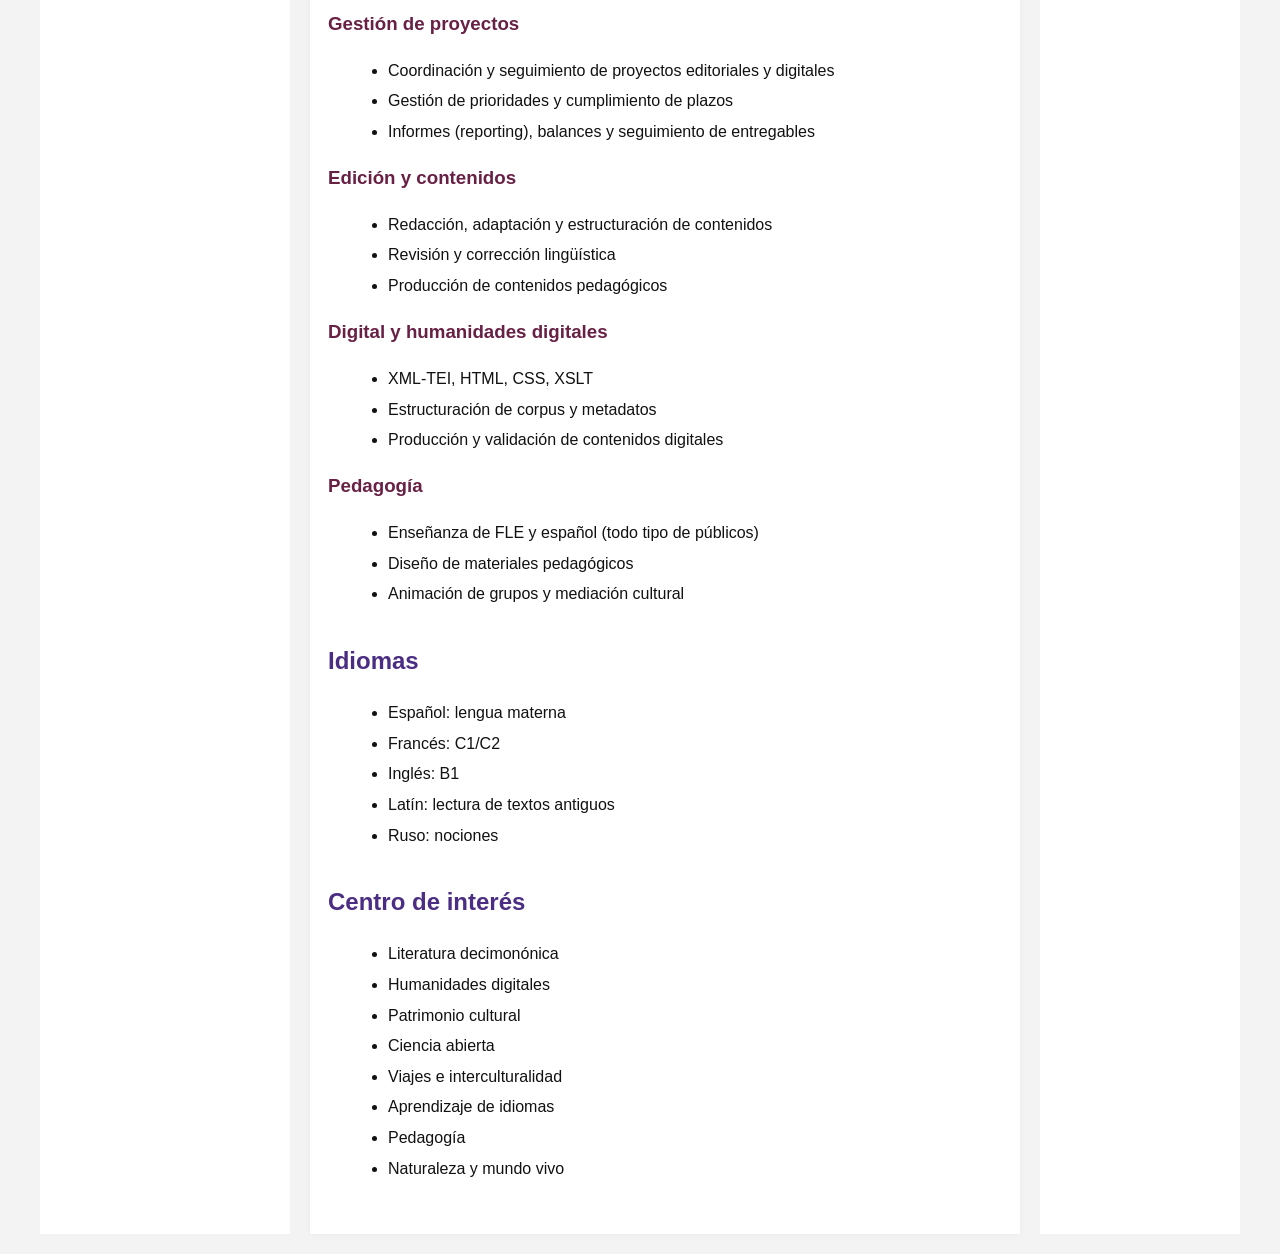
<file: es/cv.html>
<!DOCTYPE html>
<html lang="es">
<head>
<meta charset="UTF-8">
<meta name="viewport" content="width=device-width, initial-scale=1.0">
  <title>Hoja de vida – Y. Nataly Garzón Díaz</title>
<link rel="stylesheet" href="../style.css">
</head>
  
<body>
<header>
  <div class="lang-switch">
  <a href="/cv.html">FR — Consulter en français</a> |
  <a href="/es/cv.html">ES — Consultar en español</a>
  </div>
  
<!-- Menu ok para copiar -->
<nav class="top-menu">
  <a href="index.html">Presentación</a>
  <a href="cv.html" class="active">Hoja de vida</a>
  <a href="recherche.html">Proyectos</a>
  <a href="interventions.html">Intervenciones</a>
  <a href="actualites.html">Novedades</a>
</nav>
</header>

  <div class="container">
    
   <!-- COLONNE GAUCHE -->
  <aside class="left">
    <img src="../profil.png" alt="photo_de_profil" class="profile-pic">

    <h2>Y. Nataly Garzón Díaz</h2>
    <h3>Edición digital | Pedagogía | Investigación | Francés lengua extranjera (FLE)</h3>
    <p>Caen, Francia</p>
    <p><a href="https://www.linkedin.com/in/nataly-garzon-diaz/">LinkedIn</a> | <a href="https://orcid.org/0009-0001-9299-6305">ORCID</a></p>
  </aside>

 <!-- Contenidon aquí para abajo -->
  <main class="content">

    <h1>Curriculum Vitae</h1>

    <section id="profil">
    <h2>Perfil</h2>
    <p>Realizo mi doctorado en Literatura general y comparada. Magister en Humanidades Digitales, especializada en edición digital, me caracterizo por una valiosa experiencia en la enseñanza de lenguas (francés y español como lenguas extranjeras) y la producción de contenidos pedagógicos. En la intersección entre la edición, la pedagogía y lo digital, concibo, analizo y estructuro contenidos adaptados a distintos públicos.</p>
    
  </section>

    <section id="formation">
    <h2>Formation</h2>
    <ul>
      <li>Doctorado en Literatura general y comparada — Laboratorio CÉRÉdI - Universidad de Ruán Normandía (en curso)</li>
      <li>Maestría en Humanidades Digitales, especialidad ediciones digitales (Mención <i>Très Bien</i>) — Universidad de Ruán Normandía. Trabajo de investigación (<i>Mémoire</i>): « Tras las huellas de Soledad Acosta de Samper : Redescubrimiento, traducción y edición interactiva, entre patrimonio y figura feminina. »</li>
      <li>Licenciatura en Filología e Idiomas — Universidad Nacional de Colombia. Trabajo final de grado: «Intervención pedagógica de enseñanza del francés favoreciendo las competencias orales dentro del marco de la metodología de Escuela Nueva».</li>
    </ul>
  </section>
    
    <section id="experience">
    <h2>Experiencia profesional</h2>

    <h3>Asistente de dirección de proyecto multimedia — Hachette Livre</h3>
    <p>Febrero – Agosto 2025</p>
    <ul>
      <li>Coordinación de proyectos editoriales digitales</li>
      <li>Producción de contenidos pedagógicos multimedia</li>
    </ul>

    <h3>Asistente de español — Académie de Normandie</h3>
    <p>Octubre – Abr. 2024</p>
    <ul>
      <li>Animación de actividades orales y culturales</li>
      <li>Acompañamiento de los estudiantes</li>
    </ul>

    <h3>Docente de FLE — Alliance Française de Bogotá</h3>
    <p>2020 – 2023</p>
    <ul>
      <li>Enseñanza a todo tipo de públicos</li>
      <li>Diseño de contenidos digitales (Apolearn)</li>
      <li>Animación de talleres culturales</li>
    </ul>

    <h3>Docente — Universidad ECCI</h3>
    <p>2019 – 2020</p>
    <ul>
      <li>Enseñanza del francés (niveles principiante a avanzado)</li>
      <li>Cursos especializados (expresión, comunicación profesional)</li>
    </ul>

  </section>
  <section>
    <h2>Competencias</h2>

    <h3>Gestión de proyectos</h3>
    <ul>
      <li>Coordinación y seguimiento de proyectos editoriales y digitales</li>
      <li>Gestión de prioridades y cumplimiento de plazos</li>
      <li>Informes (reporting), balances y seguimiento de entregables</li>
    </ul>

    <h3>Edición y contenidos</h3>
    <ul>
      <li>Redacción, adaptación y estructuración de contenidos</li>
      <li>Revisión y corrección lingüística</li>
      <li>Producción de contenidos pedagógicos</li>
    </ul>

    <h3>Digital y humanidades digitales</h3>
    <ul>
      <li>XML-TEI, HTML, CSS, XSLT</li>
      <li>Estructuración de corpus y metadatos</li>
      <li>Producción y validación de contenidos digitales</li>
    </ul>

    <h3>Pedagogía</h3>
    <ul>
      <li>Enseñanza de FLE y español (todo tipo de públicos)</li>
      <li>Diseño de materiales pedagógicos</li>
      <li>Animación de grupos y mediación cultural</li>
    </ul>

  </section>
  <section>
    <h2>Idiomas</h2>
    <ul>
      <li>Español: lengua materna</li>
      <li>Francés: C1/C2</li>
      <li>Inglés: B1</li>
      <li>Latín: lectura de textos antiguos
      <li>Ruso: nociones</li>
    </ul>
  </section>
<section>
    <h2>Centro de interés</h2>
    <ul>
    <li>Literatura decimonónica</li>
      <li>Humanidades digitales</li>
      <li>Patrimonio cultural</li>
      <li>Ciencia abierta</li>
      <li>Viajes e interculturalidad</li>
      <li>Aprendizaje de idiomas</li>
      <li>Pedagogía</li>
      <li>Naturaleza y mundo vivo</li>
    </section>
</main>
    <!-- MENU DROIT -->
  <aside class="right">
    <h3>Secciones</h3>
    <ul>
      <li><a href="#profil">Perfil</a></li>
      
      <li><a href="#formation">Formación</a></li>
      <li><a href="#experience">Experiencia profesional</a></li>
    </ul>
  </aside>
</div>
</body>
</html>
</file>
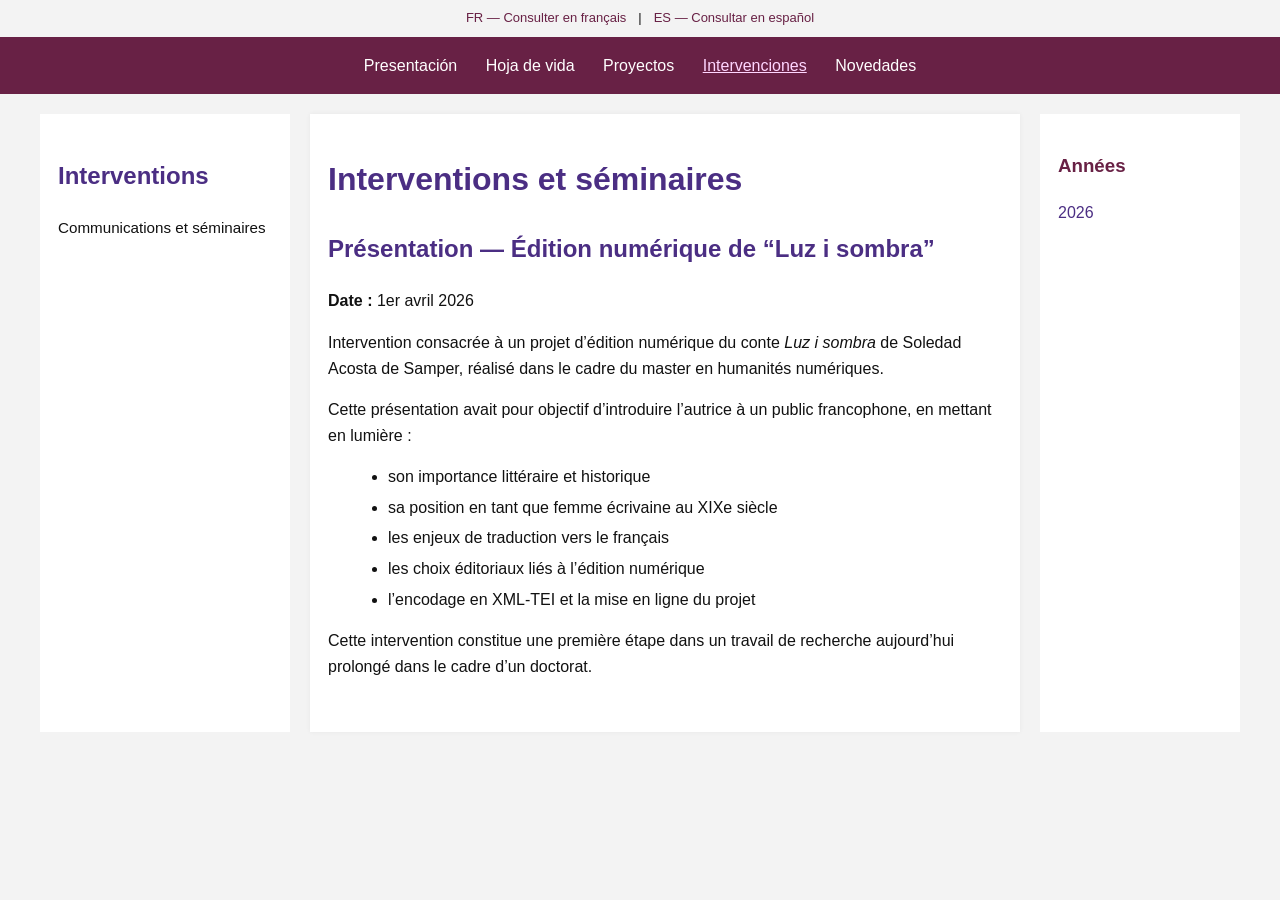
<file: es/interventions.html>
<!DOCTYPE html>
<html lang="es">
<head>
<meta charset="UTF-8">
<meta name="viewport" content="width=device-width, initial-scale=1.0">
  <title>Intervenciones – Y. Nataly Garzón Díaz</title>
<link rel="stylesheet" href="../style.css">
</head>
  
<body>
<header>
  <div class="lang-switch">
  <a href="/index.html">FR — Consulter en français</a> |
  <a href="/es/index.html">ES — Consultar en español</a>
  </div>
  
<!-- Menu ok para copiar -->
<nav class="top-menu">
  <a href="index.html">Presentación</a>
  <a href="cv.html">Hoja de vida</a>
  <a href="recherche.html">Proyectos</a>
  <a href="interventions.html" class="active">Intervenciones</a>
  <a href="actualites.html">Novedades</a>
</nav>
</header>

<div class="container">
<!-- GAUCHE -->
<aside class="left">
  <h2>Interventions</h2>
  <p>Communications et séminaires</p>
</aside>

<!-- CONTENU -->
<main class="content">

<h1>Interventions et séminaires</h1>

<section id="2026">

<h2>Présentation — Édition numérique de “Luz i sombra”</h2>

<p><strong>Date :</strong> 1er avril 2026</p>

<p>
Intervention consacrée à un projet d’édition numérique du conte <em>Luz i sombra</em> de Soledad Acosta de Samper, réalisé dans le cadre du master en humanités numériques.
</p>

<p>
Cette présentation avait pour objectif d’introduire l’autrice à un public francophone, en mettant en lumière :
</p>

<ul>
<li>son importance littéraire et historique</li>
<li>sa position en tant que femme écrivaine au XIXe siècle</li>
<li>les enjeux de traduction vers le français</li>
<li>les choix éditoriaux liés à l’édition numérique</li>
<li>l’encodage en XML-TEI et la mise en ligne du projet</li>
</ul>

<p>
Cette intervention constitue une première étape dans un travail de recherche aujourd’hui prolongé dans le cadre d’un doctorat.
</p>

</section>

</main>

<!-- DROITE -->
<aside class="right">
<h3>Années</h3>
<ul>
  <li><a href="#2026">2026</a></li>
</ul>
</aside>

</div>

</body>
</html>
</file>
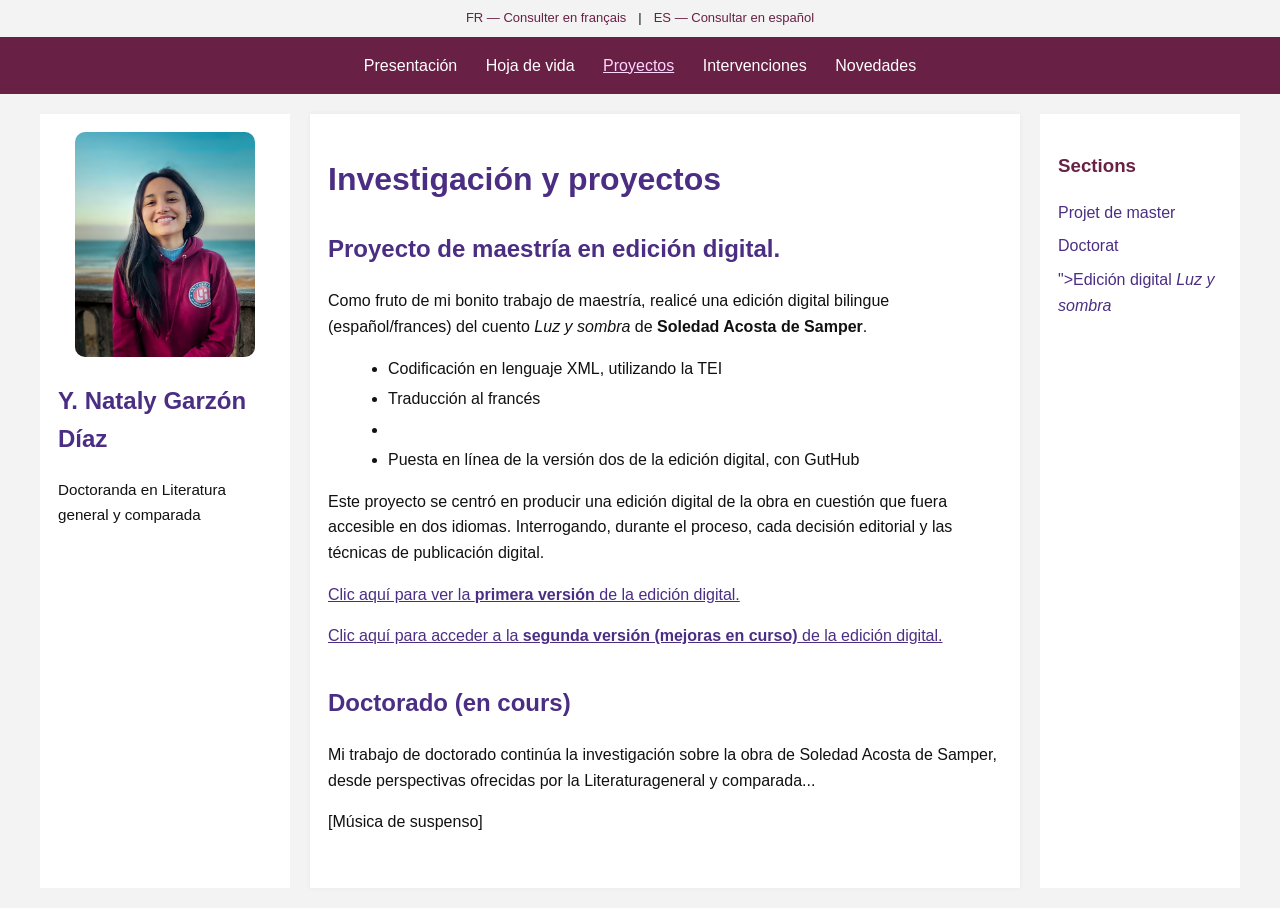
<file: es/recherche.html>
<!DOCTYPE html>
<html lang="es">
<head>
<meta charset="UTF-8">
<meta name="viewport" content="width=device-width, initial-scale=1.0">
  <title>Proyectos – Y. Nataly Garzón Díaz</title>
<link rel="stylesheet" href="../style.css">
</head>
  
<body>
<header>
  <div class="lang-switch">
  <a href="/index.html">FR — Consulter en français</a> |
  <a href="/es/index.html">ES — Consultar en español</a>
  </div>
  
<!-- Menu ok para copiar -->
<nav class="top-menu">
  <a href="index.html">Presentación</a>
  <a href="cv.html">Hoja de vida</a>
  <a href="recherche.html" class="active">Proyectos</a>
  <a href="interventions.html">Intervenciones</a>
  <a href="actualites.html">Novedades</a>
</nav>
</header>

<div class="container">

<!-- GAUCHE -->
<aside class="left">
  <img src="../profil.png" alt="photo_de_profil" class="profile-pic">
  <h2>Y. Nataly Garzón Díaz</h2>
  <p>Doctoranda en Literatura general y comparada</p>
</aside>

<!-- CONTENU -->
<main class="content">

<h1>Investigación y proyectos</h1>

<section id="master">
<h2>Proyecto de maestría en edición digital.</h2>

<p>
Como fruto de mi bonito trabajo de maestría, realicé una edición digital bilingue (español/frances) del cuento <em>Luz y sombra</em> de <strong>Soledad Acosta de Samper</strong>.
</p>

<ul>
<li>Codificación en lenguaje XML, utilizando la TEI</li>
<li>Traducción al francés</li>
<li></li>
<li>Puesta en línea de la versión dos de la edición digital, con GutHub</li>
</ul>

<p>
Este proyecto se centró en producir una edición digital de la obra en cuestión que fuera accesible en dos idiomas. Interrogando, durante el proceso, cada decisión editorial y las técnicas de publicación digital.
</p>

<p>
<a href="https://melancholia.fr/publis-master-hn/?projet=edition1" target="_blank">
Clic aquí para ver la <strong>primera versión</strong> de la edición digital.
</a>
</p>


<p id="edicionlys">
<a href="https://ynatalygd.github.io/lys/index.html" target="_blank">
Clic aquí para acceder a la <strong>segunda versión (mejoras en curso)</strong> de la edición digital.
</a>
</p>
</section>

<section id="doctorat">
<h2>Doctorado (en cours)</h2>

<p>
Mi trabajo de doctorado continúa la investigación sobre la obra de Soledad Acosta de Samper, desde perspectivas ofrecidas por la Literaturageneral y comparada...
</p>

<p>[Música de suspenso]</p>


</section>

</main>

<!-- DROITE -->
<aside class="right">
<h3>Sections</h3>
<ul>
  <li><a href="#master">Projet de master</a></li>
  <li><a href="#doctorat">Doctorat</a></li>
  <li><a href="#edicionlys">">Edición digital <em>Luz y sombra</em></a></li>
</ul>
</aside>

</div>

</body>
</html>
</file>
<file: style.css>
body {
  margin: 0;
  font-family: Arial, sans-serif;
  background: #f3f3f3;
  color: #111;
  line-height: 1.6;
}

/* MENU HAUT */
.top-menu {
  background: #682145;
  padding: 12px 20px;
  text-align: center;
  position: sticky;
  top: 0;
  z-index: 1000;
}

.top-menu a {
  margin: 0 12px;
  padding: 4px 0;
  display: inline-block;
  color: white;
  text-decoration: none;
  transition: color 0.3s ease;
}

.top-menu a:hover {
  text-decoration: underline;
  color: #ffd6ff;
}

.top-menu a.active {
  text-decoration: underline;
  color: #ffd6ff;
}

/* STRUCTURE 3 COLONNES */
.container {
  display: grid;
  grid-template-columns: 250px 1fr 200px;
  gap: 20px;
  max-width: 1200px;
  margin: auto;
  padding: 20px;
}

/* COLONNES */
.left,
.content,
.right {
  background: white;
  padding: 18px;
  box-sizing: border-box;
}

.content {
  box-shadow: 0 0 5px rgba(0,0,0,0.05);
}

/* las barras de los lados */
.right {
  position: sticky;
  top: 70px;
}

/* TITRES */
h1, h2 {
  color: #4b2e83;
}

h3 {
  color: #682145;
}

h2 {
  margin-top: 25px;
}

/* CONTENU */
.content section {
  margin-bottom: 35px;
}

.content ul {
  margin-left: 20px;
}

.content li {
  margin-bottom: 5px;
}

/* IMAGE */
.profile-pic {
  width: 100%;
  max-width: 180px;
  border-radius: 10px;
  display: block;
  margin: 0 auto 15px;
}

/* LIENS */
a {
  color: #4b2e83;
}

/* MENU DROIT */
.right ul {
  list-style: none;
  padding: 0;
  margin: 0;
}

.right li {
  margin-bottom: 8px;
}

.right a {
  text-decoration: none;
}

.right a:hover {
  text-decoration: underline;
  transition: 0.2s ease;
}

/* LIGNE */
hr {
  border: none;
  border-top: 1px solid #ddd;
  margin: 15px 0;
}

/* TEXTE SIDEBAR */
.left p {
  font-size: 0.95em;
}

/* ===================== */
/* VERSION MOBILE */
/* ===================== */

@media screen and (max-width: 900px) {

  .container {
    grid-template-columns: 1fr;
  }

  .left,
  .right,
  .content {
    width: 100%;
  }

  .right {
    position: static;
  }

  .top-menu {
    text-align: center;
  }

  .top-menu a {
  display: block;
  margin: 8px 0;
}

  .profile-pic {
    max-width: 140px;
  }
}

@media screen and (max-width: 600px) {

  .top-menu {
    padding: 10px;
  }

  .top-menu a {
    display: block;
    margin: 8px 0;
  }

  .container {
    padding: 12px;
    gap: 12px;
  }

  .left,
  .content,
  .right {
    padding: 14px;
  }

  body {
    font-size: 15px;
  }

  h1 {
    font-size: 1.6em;
  }

  h2 {
    font-size: 1.25em;
  }
}

.lang-switch {
  display: flex;
  justify-content: center;
  gap: 12px;
  font-size: 13px;
  padding: 8px 0;
}

.lang-switch a {
  color: #682145;
  font-weight: 500;
  text-decoration: none;
  transition: color 0.2s ease;
}

.lang-switch a:hover {
  color: #4b2e83;
  text-decoration: underline;
}

a:focus {
  outline: 2px solid #4b2e83;
  outline-offset: 3px;
}

.terrain {
color: #3BC1E3;
font-size: 1em;
}
</file>
